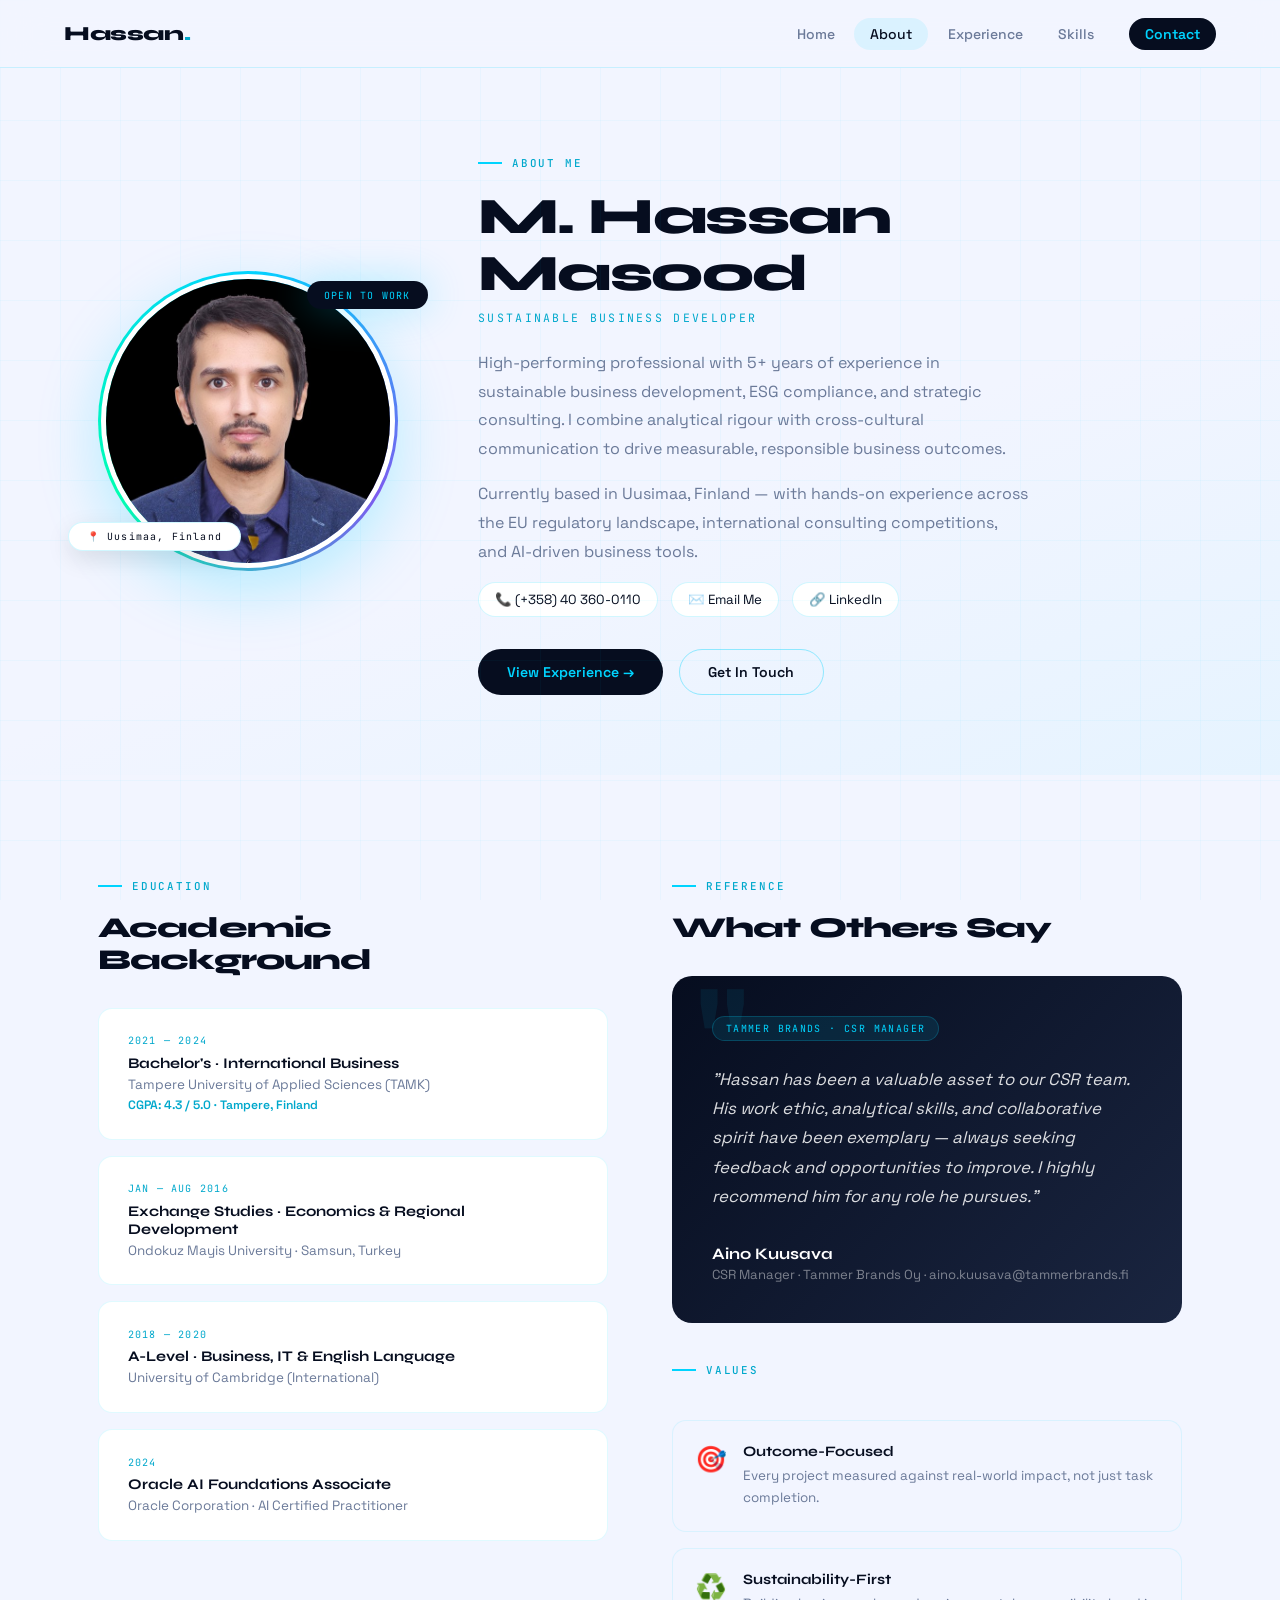
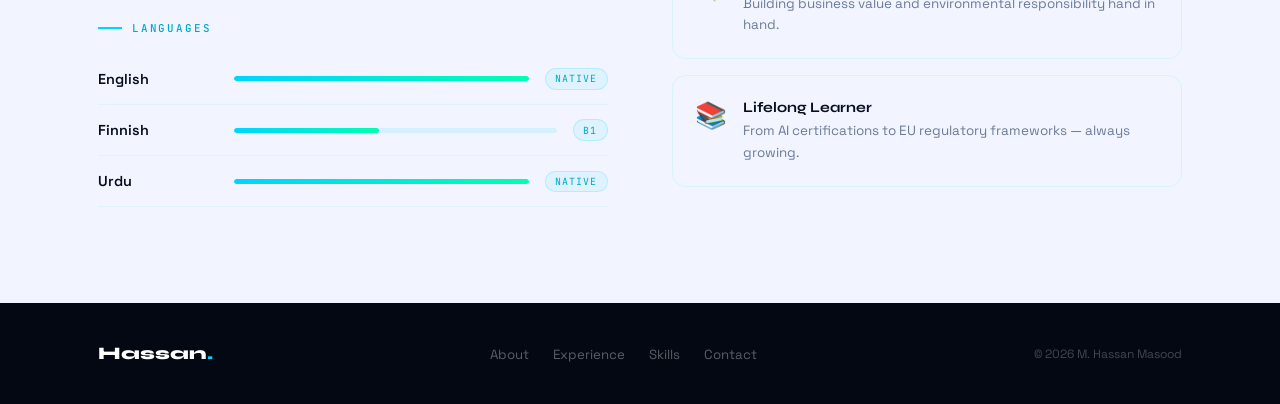
<file: about.html>
<!DOCTYPE html>
<html lang="en">
<head>
  <meta charset="UTF-8"/><meta name="viewport" content="width=device-width,initial-scale=1"/>
  <title>About — Hassan Masood</title>
  <link rel="preconnect" href="https://fonts.googleapis.com"/>
  <link rel="preconnect" href="https://fonts.gstatic.com" crossorigin/>
  <link href="https://fonts.googleapis.com/css2?family=Space+Grotesk:wght@300;400;500;600;700&family=Syne:wght@400;500;600;700;800&family=JetBrains+Mono:wght@300;400;500&display=swap" rel="stylesheet"/>
  <style>
    *,*::before,*::after{box-sizing:border-box;margin:0;padding:0}
    :root{--ink:#060D1F;--ink2:#1A2540;--muted:#6B7A99;--bg:#F2F5FF;--bg2:#EAEFFF;--white:#FFFFFF;--cyan:#00D4FF;--cyan2:#00A8CC;--green:#00FFB3;--violet:#7C5CEF;--border:rgba(0,212,255,0.18);--glow:0 0 40px rgba(0,212,255,0.3)}
    html{scroll-behavior:smooth}
    body{font-family:'Space Grotesk',sans-serif;background:var(--bg);color:var(--ink);overflow-x:hidden}
    body::after{content:'';position:fixed;inset:0;background-image:linear-gradient(rgba(0,212,255,0.04) 1px,transparent 1px),linear-gradient(90deg,rgba(0,212,255,0.04) 1px,transparent 1px);background-size:60px 60px;pointer-events:none;z-index:0}
    h1,h2,h3,h4{font-family:'Syne',sans-serif;font-weight:800;letter-spacing:-0.03em;line-height:1.1}
    nav{position:fixed;top:0;left:0;right:0;z-index:1000;height:68px;display:flex;align-items:center;padding:0 clamp(1.5rem,5vw,4rem);background:rgba(242,245,255,0.85);backdrop-filter:blur(20px);border-bottom:1px solid var(--border);transition:box-shadow 0.3s}
    nav.scrolled{box-shadow:0 4px 30px rgba(6,13,31,0.08)}
    .nav-logo{font-family:'Syne',sans-serif;font-weight:800;font-size:1.25rem;color:var(--ink);letter-spacing:-0.02em;text-decoration:none}
    .nav-logo em{color:var(--cyan2);font-style:normal}
    .nav-links{display:flex;gap:0.2rem;margin-left:auto;list-style:none}
    .nav-links a{font-size:0.875rem;font-weight:500;color:var(--muted);padding:0.45rem 1rem;border-radius:100px;text-decoration:none;transition:all 0.2s}
    .nav-links a:hover,.nav-links a.active{color:var(--ink);background:rgba(0,212,255,0.1)}
    .nav-cta{background:var(--ink)!important;color:var(--cyan)!important;margin-left:1rem;font-weight:600!important}
    .nav-cta:hover{box-shadow:var(--glow)!important}
    .hamburger{display:none;flex-direction:column;gap:5px;cursor:pointer;margin-left:auto;padding:4px}
    .hamburger span{display:block;width:22px;height:2px;background:var(--ink);border-radius:2px}
    .eyebrow{display:inline-flex;align-items:center;gap:0.6rem;font-family:'JetBrains Mono',monospace;font-size:0.68rem;letter-spacing:0.18em;color:var(--cyan2);text-transform:uppercase;font-weight:500;margin-bottom:1.2rem}
    .eyebrow::before{content:'';display:block;width:24px;height:2px;background:var(--cyan)}
    .btn{display:inline-flex;align-items:center;gap:0.5rem;padding:0.8rem 1.8rem;border-radius:100px;font-family:'Space Grotesk',sans-serif;font-weight:600;font-size:0.88rem;cursor:pointer;border:none;text-decoration:none;transition:all 0.25s}
    .btn-dark{background:var(--ink);color:var(--cyan)}
    .btn-dark:hover{background:var(--ink2);color:var(--cyan);box-shadow:var(--glow);transform:translateY(-2px)}
    .btn-ghost{background:transparent;color:var(--ink);border:1.5px solid rgba(0,212,255,0.4)}
    .btn-ghost:hover{background:rgba(0,212,255,0.08);border-color:var(--cyan);transform:translateY(-2px)}
    .r{opacity:0;transform:translateY(30px);transition:opacity 0.7s ease,transform 0.7s ease}
    .r.on{opacity:1;transform:none}
    .r1{transition-delay:0.1s}.r2{transition-delay:0.2s}.r3{transition-delay:0.3s}
    footer{background:#030812;padding:2.5rem 0}
    .foot-inner{max-width:1180px;margin:0 auto;padding:0 clamp(1.5rem,5vw,3rem);display:flex;align-items:center;justify-content:space-between;flex-wrap:wrap;gap:1rem}
    .foot-logo{font-family:'Syne',sans-serif;font-weight:800;font-size:1.1rem;color:var(--white);text-decoration:none}
    .foot-logo em{color:var(--cyan);font-style:normal}
    .foot-links{list-style:none;display:flex;gap:1.5rem}
    .foot-links a{color:rgba(255,255,255,0.35);font-size:0.83rem;text-decoration:none;transition:color 0.2s}
    .foot-links a:hover{color:var(--cyan)}
    .foot-copy{font-size:0.75rem;color:rgba(255,255,255,0.25)}

    /* PAGE */
    .page-hero{padding:calc(68px + 5rem) 0 5rem;background:linear-gradient(160deg,var(--bg) 60%,rgba(0,212,255,0.05))}
    .ph-inner{max-width:1180px;margin:0 auto;padding:0 clamp(1.5rem,5vw,3rem);display:grid;grid-template-columns:auto 1fr;gap:5rem;align-items:center}
    .photo-wrap{position:relative}
    .photo-outer{width:300px;height:300px;border-radius:50%;background:conic-gradient(var(--cyan),var(--violet),var(--green),var(--cyan));padding:3px;box-shadow:0 20px 60px rgba(0,212,255,0.25);animation:spinRing 8s linear infinite}
    @keyframes spinRing{to{transform:rotate(360deg)}}
    .photo-inner{width:100%;height:100%;border-radius:50%;overflow:hidden;border:5px solid var(--white);position:relative;z-index:1}
    .photo-inner img{width:100%;height:100%;object-fit:cover;object-position:center top;display:block}
    .photo-badge{position:absolute;z-index:5;padding:0.45rem 1.1rem;border-radius:100px;font-family:'JetBrains Mono',monospace;font-size:0.62rem;letter-spacing:0.12em;white-space:nowrap}
    .pb-top{top:10px;right:-30px;background:var(--ink);color:var(--cyan);box-shadow:var(--glow)}
    .pb-bot{bottom:20px;left:-30px;background:var(--white);color:var(--ink);border:1px solid var(--border);box-shadow:0 8px 24px rgba(0,0,0,0.1)}

    .ph-name{font-size:clamp(2.5rem,4vw,3.5rem);color:var(--ink);margin-bottom:0.5rem}
    .ph-title{font-family:'JetBrains Mono',monospace;font-size:0.72rem;letter-spacing:0.2em;color:var(--cyan2);text-transform:uppercase;margin-bottom:1.5rem}
    .ph-bio{font-size:1rem;color:var(--muted);line-height:1.8;margin-bottom:1rem;max-width:55ch}
    .contact-row{display:flex;flex-wrap:wrap;gap:0.8rem;margin-bottom:2rem}
    .contact-pill{display:flex;align-items:center;gap:0.5rem;padding:0.5rem 1rem;border-radius:100px;background:var(--white);border:1px solid var(--border);font-size:0.83rem;color:var(--ink);text-decoration:none;transition:all 0.2s}
    .contact-pill:hover{border-color:var(--cyan);box-shadow:0 4px 16px rgba(0,212,255,0.15)}

    /* CONTENT */
    .content-sec{padding:6rem 0}
    .content-sec:nth-child(even){background:var(--white)}
    .cw{max-width:1180px;margin:0 auto;padding:0 clamp(1.5rem,5vw,3rem)}
    .two-col{display:grid;grid-template-columns:1fr 1fr;gap:4rem}

    /* Education */
    .edu-item{background:var(--white);border:1px solid rgba(0,212,255,0.12);border-radius:14px;padding:1.6rem 1.8rem;margin-bottom:1rem;transition:all 0.3s;position:relative;overflow:hidden}
    .edu-item::before{content:'';position:absolute;left:0;top:0;bottom:0;width:3px;background:linear-gradient(to bottom,var(--cyan),var(--green));opacity:0;transition:opacity 0.3s}
    .edu-item:hover{border-color:rgba(0,212,255,0.3);box-shadow:0 12px 40px rgba(0,212,255,0.1);transform:translateX(4px)}
    .edu-item:hover::before{opacity:1}
    .edu-yr{font-family:'JetBrains Mono',monospace;font-size:0.63rem;letter-spacing:0.12em;color:var(--cyan2);margin-bottom:0.4rem}
    .edu-deg{font-family:'Syne',sans-serif;font-weight:700;font-size:0.92rem;color:var(--ink);margin-bottom:0.25rem}
    .edu-school{font-size:0.84rem;color:var(--muted)}
    .edu-detail{font-size:0.76rem;color:var(--cyan2);font-weight:600;margin-top:0.3rem}

    /* Languages */
    .lang-wrap{margin-top:2.5rem}
    .lang-item{display:flex;align-items:center;gap:1rem;padding:0.9rem 0;border-bottom:1px solid rgba(0,212,255,0.08)}
    .lang-name{font-weight:600;font-size:0.9rem;min-width:120px}
    .lang-bar-track{flex:1;height:5px;background:rgba(0,212,255,0.12);border-radius:3px;overflow:hidden}
    .lang-bar-fill{height:100%;background:linear-gradient(90deg,var(--cyan),var(--green));border-radius:3px}
    .lang-lev{font-family:'JetBrains Mono',monospace;font-size:0.62rem;letter-spacing:0.1em;color:var(--cyan2);padding:0.2rem 0.6rem;background:rgba(0,212,255,0.08);border-radius:100px;border:1px solid rgba(0,212,255,0.2);white-space:nowrap}

    /* Reference */
    .ref-card{background:linear-gradient(135deg,var(--ink),var(--ink2));border-radius:20px;padding:2.5rem;color:var(--white);position:relative;overflow:hidden}
    .ref-card::before{content:'"';position:absolute;top:-20px;left:20px;font-size:12rem;font-family:'Syne',sans-serif;color:rgba(0,212,255,0.08);line-height:1}
    .ref-quote{font-size:1.05rem;line-height:1.75;color:rgba(255,255,255,0.85);margin-bottom:2rem;position:relative;z-index:1;font-style:italic}
    .ref-author-name{font-family:'Syne',sans-serif;font-weight:700;color:var(--white);margin-bottom:0.2rem}
    .ref-author-role{font-size:0.82rem;color:rgba(255,255,255,0.45)}
    .ref-brand{
      display:inline-block;font-family:'JetBrains Mono',monospace;font-size:0.62rem;
      letter-spacing:0.14em;color:var(--cyan);padding:0.3rem 0.8rem;
      background:rgba(0,212,255,0.1);border:1px solid rgba(0,212,255,0.2);
      border-radius:100px;margin-bottom:1.5rem;
    }

    /* Principles */
    .principles{display:grid;gap:1rem;margin-top:1.5rem}
    .principle{display:flex;gap:1rem;align-items:flex-start;background:var(--bg);border:1px solid rgba(0,212,255,0.1);border-radius:14px;padding:1.4rem}
    .pr-icon{font-size:1.6rem;flex-shrink:0}
    .pr-title{font-family:'Syne',sans-serif;font-weight:700;font-size:0.9rem;color:var(--ink);margin-bottom:0.3rem}
    .pr-text{font-size:0.84rem;color:var(--muted);line-height:1.6}

    @media(max-width:900px){
      .nav-links{display:none;position:fixed;top:68px;left:0;right:0;background:rgba(242,245,255,0.98);backdrop-filter:blur(20px);flex-direction:column;padding:1.5rem;gap:0.25rem;border-bottom:1px solid var(--border)}
      .nav-links.open{display:flex}
      .nav-cta{margin-left:0}
      .hamburger{display:flex}
      .ph-inner,.two-col{grid-template-columns:1fr;gap:2.5rem}
      .photo-wrap{display:flex;justify-content:center}
      .photo-outer{width:240px;height:240px}
      .pb-top,.pb-bot{display:none}
    }
  </style>
</head>
<body>
<nav id="nav">
  <a href="index.html" class="nav-logo">Hassan<em>.</em></a>
  <ul class="nav-links" id="navLinks">
    <li><a href="index.html">Home</a></li>
    <li><a href="about.html" class="active">About</a></li>
    <li><a href="experience.html">Experience</a></li>
    <li><a href="skills.html">Skills</a></li>
    <li><a href="contact.html" class="nav-cta">Contact</a></li>
  </ul>
  <div class="hamburger" id="hbg"><span></span><span></span><span></span></div>
</nav>

<div class="page-hero">
  <div class="ph-inner">
    <div class="photo-wrap r">
      <div class="photo-outer">
        <div class="photo-inner"><img src="[data-uri]" alt="Hassan Masood"/></div>
      </div>
      <div class="photo-badge pb-top">OPEN TO WORK</div>
      <div class="photo-badge pb-bot">📍 Uusimaa, Finland</div>
    </div>
    <div class="r r2">
      <div class="eyebrow">About Me</div>
      <h1 class="ph-name">M. Hassan Masood</h1>
      <div class="ph-title">Sustainable Business Developer</div>
      <p class="ph-bio">High-performing professional with 5+ years of experience in sustainable business development, ESG compliance, and strategic consulting. I combine analytical rigour with cross-cultural communication to drive measurable, responsible business outcomes.</p>
      <p class="ph-bio">Currently based in Uusimaa, Finland — with hands-on experience across the EU regulatory landscape, international consulting competitions, and AI-driven business tools.</p>
      <div class="contact-row">
        <a href="tel:+358403600110" class="contact-pill">📞 (+358) 40 360-0110</a>
        <a href="mailto:m.hassan.masood@hotmail.com" class="contact-pill">✉️ Email Me</a>
        <a href="https://www.linkedin.com/in/hassan-han/" target="_blank" class="contact-pill">🔗 LinkedIn</a>
      </div>
      <div style="display:flex;gap:1rem;flex-wrap:wrap">
        <a href="experience.html" class="btn btn-dark">View Experience →</a>
        <a href="contact.html" class="btn btn-ghost">Get In Touch</a>
      </div>
    </div>
  </div>
</div>

<div class="content-sec">
  <div class="cw">
    <div class="two-col">
      <div>
        <div class="eyebrow r">Education</div>
        <h2 style="font-size:1.8rem;margin-bottom:2rem" class="r r1">Academic Background</h2>
        <div class="edu-item r"><div class="edu-yr">2021 — 2024</div><div class="edu-deg">Bachelor's · International Business</div><div class="edu-school">Tampere University of Applied Sciences (TAMK)</div><div class="edu-detail">CGPA: 4.3 / 5.0 · Tampere, Finland</div></div>
        <div class="edu-item r r1"><div class="edu-yr">JAN — AUG 2016</div><div class="edu-deg">Exchange Studies · Economics &amp; Regional Development</div><div class="edu-school">Ondokuz Mayis University · Samsun, Turkey</div></div>
        <div class="edu-item r r2"><div class="edu-yr">2018 — 2020</div><div class="edu-deg">A-Level · Business, IT &amp; English Language</div><div class="edu-school">University of Cambridge (International)</div></div>
        <div class="edu-item r r3"><div class="edu-yr">2024</div><div class="edu-deg">Oracle AI Foundations Associate</div><div class="edu-school">Oracle Corporation · AI Certified Practitioner</div></div>

        <div class="lang-wrap r">
          <div class="eyebrow" style="margin-top:2.5rem">Languages</div>
          <div class="lang-item"><span class="lang-name">English</span><div class="lang-bar-track"><div class="lang-bar-fill" style="width:100%"></div></div><span class="lang-lev">NATIVE</span></div>
          <div class="lang-item"><span class="lang-name">Finnish</span><div class="lang-bar-track"><div class="lang-bar-fill" style="width:45%"></div></div><span class="lang-lev">B1</span></div>
          <div class="lang-item"><span class="lang-name">Urdu</span><div class="lang-bar-track"><div class="lang-bar-fill" style="width:100%"></div></div><span class="lang-lev">NATIVE</span></div>
        </div>
      </div>

      <div>
        <div class="eyebrow r">Reference</div>
        <h2 style="font-size:1.8rem;margin-bottom:2rem" class="r r1">What Others Say</h2>
        <div class="ref-card r r2">
          <div class="ref-brand">TAMMER BRANDS · CSR MANAGER</div>
          <div class="ref-quote">"Hassan has been a valuable asset to our CSR team. His work ethic, analytical skills, and collaborative spirit have been exemplary — always seeking feedback and opportunities to improve. I highly recommend him for any role he pursues."</div>
          <div class="ref-author-name">Aino Kuusava</div>
          <div class="ref-author-role">CSR Manager · Tammer Brands Oy · aino.kuusava@tammerbrands.fi</div>
        </div>

        <div class="eyebrow r" style="margin-top:2.5rem">Values</div>
        <div class="principles">
          <div class="principle r r1"><div class="pr-icon">🎯</div><div><div class="pr-title">Outcome-Focused</div><div class="pr-text">Every project measured against real-world impact, not just task completion.</div></div></div>
          <div class="principle r r2"><div class="pr-icon">♻️</div><div><div class="pr-title">Sustainability-First</div><div class="pr-text">Building business value and environmental responsibility hand in hand.</div></div></div>
          <div class="principle r r3"><div class="pr-icon">📚</div><div><div class="pr-title">Lifelong Learner</div><div class="pr-text">From AI certifications to EU regulatory frameworks — always growing.</div></div></div>
        </div>
      </div>
    </div>
  </div>
</div>

<footer>
  <div class="foot-inner">
    <a href="index.html" class="foot-logo">Hassan<em>.</em></a>
    <ul class="foot-links"><li><a href="about.html">About</a></li><li><a href="experience.html">Experience</a></li><li><a href="skills.html">Skills</a></li><li><a href="contact.html">Contact</a></li></ul>
    <div class="foot-copy">© 2026 M. Hassan Masood</div>
  </div>
</footer>
<script>
const nav=document.getElementById('nav');const hbg=document.getElementById('hbg');const nl=document.getElementById('navLinks');
window.addEventListener('scroll',()=>nav.classList.toggle('scrolled',scrollY>20),{passive:true});
hbg.addEventListener('click',()=>nl.classList.toggle('open'));
const rs=document.querySelectorAll('.r');
const ro=new IntersectionObserver(es=>es.forEach(e=>{if(e.isIntersecting){e.target.classList.add('on');ro.unobserve(e.target)}}),{threshold:0.1,rootMargin:'0px 0px -40px 0px'});
rs.forEach(el=>ro.observe(el));
</script>
</body>
</html>
</file>
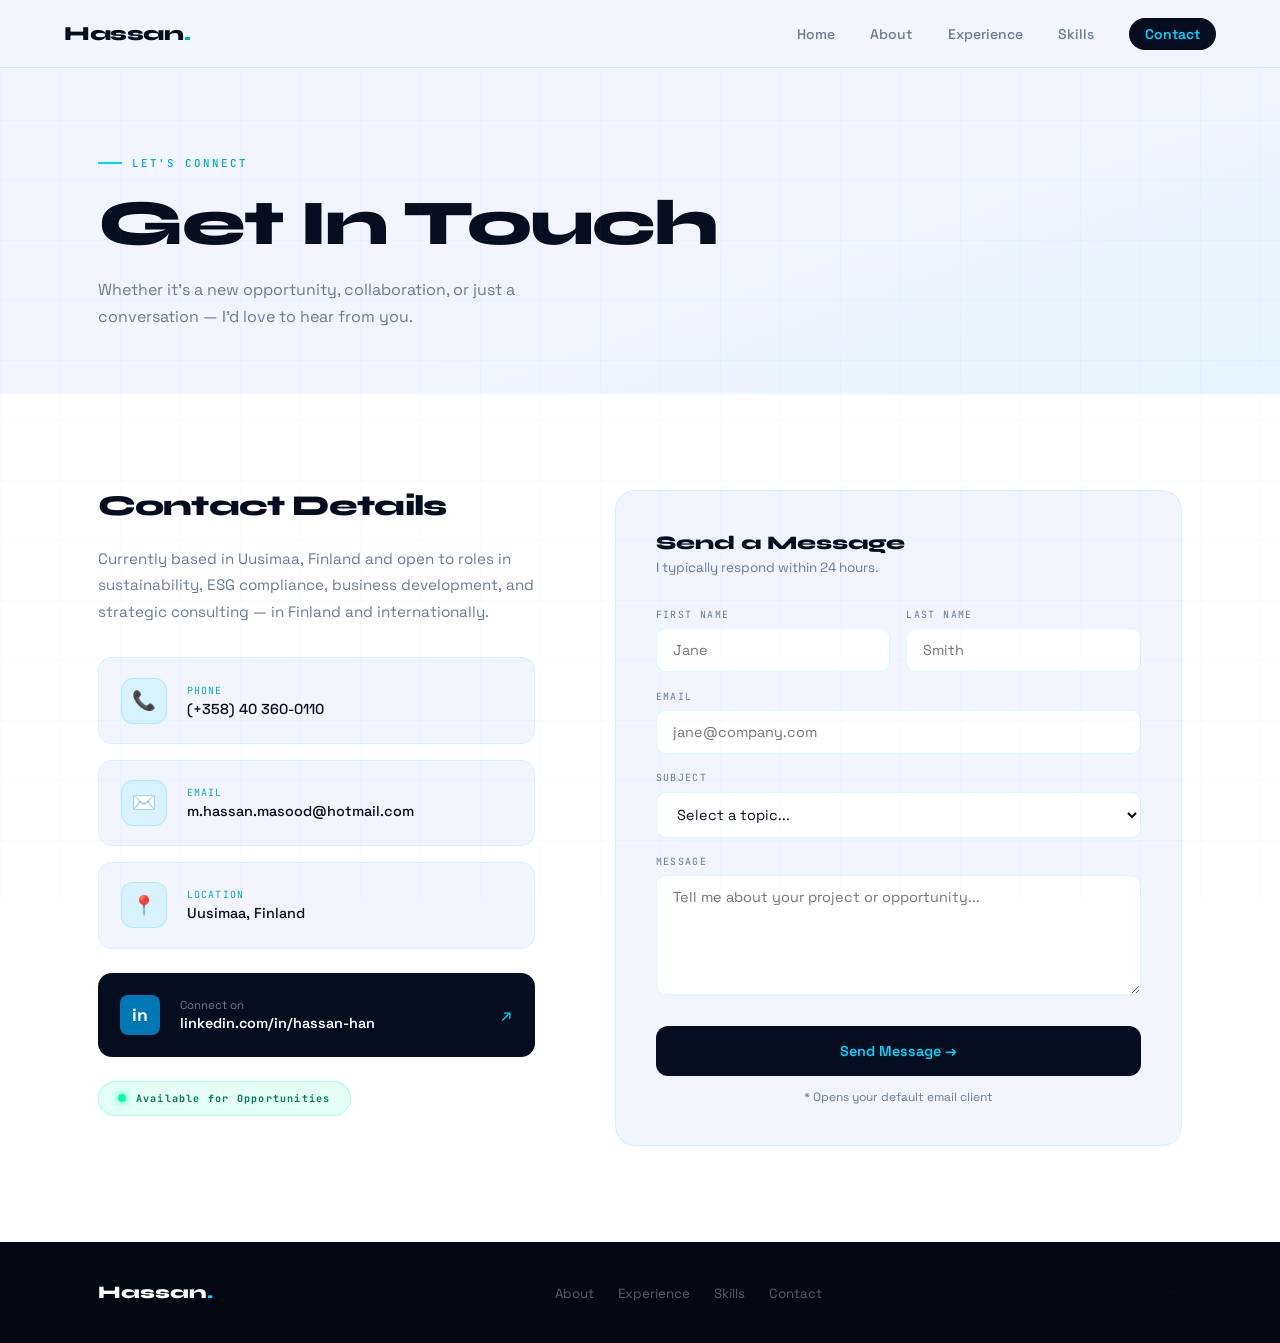
<file: contact.html>
<!DOCTYPE html>
<html lang="en">
<head>
  <meta charset="UTF-8"/><meta name="viewport" content="width=device-width,initial-scale=1"/>
  <title>Contact — Hassan Masood</title>
  <link rel="preconnect" href="https://fonts.googleapis.com"/><link rel="preconnect" href="https://fonts.gstatic.com" crossorigin/><link href="https://fonts.googleapis.com/css2?family=Space+Grotesk:wght@300;400;500;600;700&family=Syne:wght@400;500;600;700;800&family=JetBrains+Mono:wght@300;400;500&display=swap" rel="stylesheet"/>
  <style>
    
    *,*::before,*::after{box-sizing:border-box;margin:0;padding:0}
    :root{--ink:#060D1F;--ink2:#1A2540;--muted:#6B7A99;--bg:#F2F5FF;--bg2:#EAEFFF;--white:#FFFFFF;--cyan:#00D4FF;--cyan2:#00A8CC;--green:#00FFB3;--violet:#7C5CEF;--border:rgba(0,212,255,0.18);--glow:0 0 40px rgba(0,212,255,0.3)}
    html{scroll-behavior:smooth}
    body{font-family:'Space Grotesk',sans-serif;background:var(--bg);color:var(--ink);overflow-x:hidden}
    body::after{content:'';position:fixed;inset:0;background-image:linear-gradient(rgba(0,212,255,0.04) 1px,transparent 1px),linear-gradient(90deg,rgba(0,212,255,0.04) 1px,transparent 1px);background-size:60px 60px;pointer-events:none;z-index:0}
    h1,h2,h3,h4{font-family:'Syne',sans-serif;font-weight:800;letter-spacing:-0.03em;line-height:1.1}
    nav{position:fixed;top:0;left:0;right:0;z-index:1000;height:68px;display:flex;align-items:center;padding:0 clamp(1.5rem,5vw,4rem);background:rgba(242,245,255,0.85);backdrop-filter:blur(20px);border-bottom:1px solid var(--border);transition:box-shadow 0.3s}
    nav.scrolled{box-shadow:0 4px 30px rgba(6,13,31,0.08)}
    .nav-logo{font-family:'Syne',sans-serif;font-weight:800;font-size:1.25rem;color:var(--ink);letter-spacing:-0.02em;text-decoration:none}
    .nav-logo em{color:var(--cyan2);font-style:normal}
    .nav-links{display:flex;gap:0.2rem;margin-left:auto;list-style:none}
    .nav-links a{font-size:0.875rem;font-weight:500;color:var(--muted);padding:0.45rem 1rem;border-radius:100px;text-decoration:none;transition:all 0.2s}
    .nav-links a:hover,.nav-links a.active{color:var(--ink);background:rgba(0,212,255,0.1)}
    .nav-cta{background:var(--ink)!important;color:var(--cyan)!important;margin-left:1rem;font-weight:600!important}
    .hamburger{display:none;flex-direction:column;gap:5px;cursor:pointer;margin-left:auto;padding:4px}
    .hamburger span{display:block;width:22px;height:2px;background:var(--ink);border-radius:2px}
    .eyebrow{display:inline-flex;align-items:center;gap:0.6rem;font-family:'JetBrains Mono',monospace;font-size:0.68rem;letter-spacing:0.18em;color:var(--cyan2);text-transform:uppercase;font-weight:500;margin-bottom:1.2rem}
    .eyebrow::before{content:'';display:block;width:24px;height:2px;background:var(--cyan)}
    .btn{display:inline-flex;align-items:center;gap:0.5rem;padding:0.8rem 1.8rem;border-radius:100px;font-family:'Space Grotesk',sans-serif;font-weight:600;font-size:0.88rem;cursor:pointer;border:none;text-decoration:none;transition:all 0.25s}
    .btn-dark{background:var(--ink);color:var(--cyan)}
    .btn-dark:hover{background:var(--ink2);color:var(--cyan);box-shadow:var(--glow);transform:translateY(-2px)}
    .btn-ghost{background:transparent;color:var(--ink);border:1.5px solid rgba(0,212,255,0.4)}
    .btn-ghost:hover{background:rgba(0,212,255,0.08);border-color:var(--cyan);transform:translateY(-2px)}
    .r{opacity:0;transform:translateY(30px);transition:opacity 0.7s ease,transform 0.7s ease}
    .r.on{opacity:1;transform:none}
    .r1{transition-delay:0.1s}.r2{transition-delay:0.2s}.r3{transition-delay:0.3s}
    footer{background:#030812;padding:2.5rem 0}
    .foot-inner{max-width:1180px;margin:0 auto;padding:0 clamp(1.5rem,5vw,3rem);display:flex;align-items:center;justify-content:space-between;flex-wrap:wrap;gap:1rem}
    .foot-logo{font-family:'Syne',sans-serif;font-weight:800;font-size:1.1rem;color:var(--white);text-decoration:none}
    .foot-logo em{color:var(--cyan);font-style:normal}
    .foot-links{list-style:none;display:flex;gap:1.5rem}
    .foot-links a{color:rgba(255,255,255,0.35);font-size:0.83rem;text-decoration:none;transition:color 0.2s}
    .foot-links a:hover{color:var(--cyan)}
    .foot-copy{font-size:0.75px;color:rgba(255,255,255,0.25)}
    @media(max-width:900px){
      .nav-links{display:none;position:fixed;top:68px;left:0;right:0;background:rgba(242,245,255,0.98);backdrop-filter:blur(20px);flex-direction:column;padding:1.5rem;gap:0.25rem;border-bottom:1px solid var(--border)}
      .nav-links.open{display:flex}
      .nav-cta{margin-left:0}
      .hamburger{display:flex}
    }

    .pw{max-width:1180px;margin:0 auto;padding:0 clamp(1.5rem,5vw,3rem)}
    .page-hero{padding:calc(68px + 5rem) 0 4rem;background:linear-gradient(160deg,var(--bg) 60%,rgba(0,212,255,0.05))}
    .contact-sec{background:var(--white);padding:6rem 0}
    .contact-grid{display:grid;grid-template-columns:1fr 1.3fr;gap:5rem;align-items:start}

    /* Contact methods */
    .cm{display:flex;align-items:center;gap:1.2rem;padding:1.2rem 1.4rem;background:var(--bg);border:1px solid rgba(0,212,255,0.1);border-radius:14px;margin-bottom:1rem;text-decoration:none;color:inherit;transition:all 0.25s}
    .cm:hover{border-color:rgba(0,212,255,0.3);box-shadow:0 8px 30px rgba(0,212,255,0.1);transform:translateX(4px)}
    .cm-icon{width:46px;height:46px;border-radius:12px;background:rgba(0,212,255,0.1);border:1px solid rgba(0,212,255,0.2);display:flex;align-items:center;justify-content:center;font-size:1.2rem;flex-shrink:0}
    .cm-label{font-family:'JetBrains Mono',monospace;font-size:0.62rem;letter-spacing:0.12em;color:var(--cyan2);text-transform:uppercase;margin-bottom:0.2rem}
    .cm-val{font-size:0.9rem;color:var(--ink);font-weight:500}

    .avail{display:inline-flex;align-items:center;gap:0.6rem;padding:0.6rem 1.2rem;border-radius:100px;background:rgba(0,255,179,0.1);border:1px solid rgba(0,255,179,0.3);margin-top:1.5rem}
    .avail-dot{width:8px;height:8px;border-radius:50%;background:var(--green);box-shadow:0 0 8px var(--green);animation:blink 2s ease-in-out infinite}
    @keyframes blink{0%,100%{opacity:1}50%{opacity:0.5}}
    .avail-text{font-family:'JetBrains Mono',monospace;font-size:0.63rem;letter-spacing:0.12em;color:#047857;font-weight:700}

    .li-card{display:flex;align-items:center;gap:1.2rem;padding:1.4rem;background:var(--ink);border-radius:14px;margin-top:1.5rem;text-decoration:none;transition:all 0.25s}
    .li-card:hover{background:var(--ink2);box-shadow:var(--glow);transform:translateY(-2px)}
    .li-logo{width:40px;height:40px;background:#0077B5;border-radius:8px;display:flex;align-items:center;justify-content:center;color:white;font-weight:800;font-size:1.1rem;flex-shrink:0}
    .li-text .li-l{font-size:0.72rem;color:rgba(255,255,255,0.45);margin-bottom:0.1rem}
    .li-text .li-h{font-size:0.9rem;color:var(--white);font-weight:600}
    .li-arr{margin-left:auto;color:var(--cyan);font-size:1.1rem}

    /* Form */
    .form-wrap{background:var(--bg);border:1px solid rgba(0,212,255,0.12);border-radius:20px;padding:2.5rem}
    .form-title{font-family:'Syne',sans-serif;font-size:1.2rem;font-weight:800;color:var(--ink);margin-bottom:0.3rem}
    .form-sub{font-size:0.84rem;color:var(--muted);margin-bottom:2rem}
    .form-row{display:grid;grid-template-columns:1fr 1fr;gap:1rem}
    .fg{margin-bottom:1.1rem}
    .fg label{display:block;font-family:'JetBrains Mono',monospace;font-size:0.62rem;letter-spacing:0.14em;color:var(--muted);text-transform:uppercase;margin-bottom:0.45rem}
    .fg input,.fg textarea,.fg select{width:100%;padding:0.75rem 1rem;border:1.5px solid rgba(0,212,255,0.15);border-radius:10px;background:var(--white);font-family:'Space Grotesk',sans-serif;font-size:0.9rem;color:var(--ink);outline:none;transition:all 0.2s}
    .fg input:focus,.fg textarea:focus,.fg select:focus{border-color:var(--cyan);box-shadow:0 0 0 3px rgba(0,212,255,0.1)}
    .fg textarea{resize:vertical;min-height:120px}
    .form-btn{width:100%;padding:1rem;justify-content:center;font-size:0.9rem;border-radius:12px;margin-top:0.5rem}
    .form-note{text-align:center;font-size:0.75rem;color:var(--muted);margin-top:0.8rem}
    .form-success{display:none;text-align:center;padding:3rem 2rem}
    .form-success.show{display:block}
    .success-ico{font-size:3rem;margin-bottom:1rem;display:block}

    @media(max-width:900px){.contact-grid{grid-template-columns:1fr;gap:2.5rem}.form-row{grid-template-columns:1fr}}
  </style>
</head>
<body>
<nav id="nav">
  <a href="index.html" class="nav-logo">Hassan<em>.</em></a>
  <ul class="nav-links" id="navLinks">
    <li><a href="index.html">Home</a></li>
    <li><a href="about.html">About</a></li>
    <li><a href="experience.html">Experience</a></li>
    <li><a href="skills.html">Skills</a></li>
    <li><a href="contact.html" class="nav-cta active">Contact</a></li>
  </ul>
  <div class="hamburger" id="hbg"><span></span><span></span><span></span></div>
</nav>

<div class="page-hero">
  <div class="pw">
    <div class="eyebrow r">Let's Connect</div>
    <h1 style="font-size:clamp(2.5rem,5vw,4rem)" class="r r1">Get In Touch</h1>
    <p style="color:var(--muted);max-width:50ch;margin-top:1rem;font-size:1rem;line-height:1.7" class="r r2">Whether it's a new opportunity, collaboration, or just a conversation — I'd love to hear from you.</p>
  </div>
</div>

<div class="contact-sec">
  <div class="pw">
    <div class="contact-grid">
      <div class="r">
        <h2 style="font-size:1.8rem;margin-bottom:1.5rem">Contact Details</h2>
        <p style="color:var(--muted);font-size:0.95rem;line-height:1.75;margin-bottom:2rem">Currently based in Uusimaa, Finland and open to roles in sustainability, ESG compliance, business development, and strategic consulting — in Finland and internationally.</p>

        <a href="tel:+358403600110" class="cm">
          <div class="cm-icon">📞</div>
          <div><div class="cm-label">Phone</div><div class="cm-val">(+358) 40 360-0110</div></div>
        </a>
        <a href="mailto:m.hassan.masood@hotmail.com" class="cm">
          <div class="cm-icon">✉️</div>
          <div><div class="cm-label">Email</div><div class="cm-val">m.hassan.masood@hotmail.com</div></div>
        </a>
        <div class="cm">
          <div class="cm-icon">📍</div>
          <div><div class="cm-label">Location</div><div class="cm-val">Uusimaa, Finland</div></div>
        </div>

        <a href="https://www.linkedin.com/in/hassan-han/" target="_blank" rel="noopener" class="li-card">
          <div class="li-logo">in</div>
          <div class="li-text"><div class="li-l">Connect on</div><div class="li-h">linkedin.com/in/hassan-han</div></div>
          <span class="li-arr">↗</span>
        </a>

        <div class="avail">
          <div class="avail-dot"></div>
          <span class="avail-text">Available for Opportunities</span>
        </div>
      </div>

      <div class="r r2">
        <div class="form-wrap">
          <div class="form-title">Send a Message</div>
          <div class="form-sub">I typically respond within 24 hours.</div>
          <form id="cf">
            <div class="form-row">
              <div class="fg"><label>First Name</label><input id="fn" type="text" placeholder="Jane" required/></div>
              <div class="fg"><label>Last Name</label><input id="ln" type="text" placeholder="Smith" required/></div>
            </div>
            <div class="fg"><label>Email</label><input id="em" type="email" placeholder="jane@company.com" required/></div>
            <div class="fg"><label>Subject</label>
              <select id="sb">
                <option value="">Select a topic...</option>
                <option>Job Opportunity</option>
                <option>Consulting Inquiry</option>
                <option>ESG / CSRD Project</option>
                <option>Collaboration</option>
                <option>Other</option>
              </select>
            </div>
            <div class="fg"><label>Message</label><textarea id="msg" placeholder="Tell me about your project or opportunity..." required></textarea></div>
            <button type="submit" class="btn btn-dark form-btn">Send Message →</button>
            <p class="form-note">* Opens your default email client</p>
          </form>
          <div class="form-success" id="fs">
            <span class="success-ico">✅</span>
            <h3 style="margin-bottom:0.5rem">Message Sent!</h3>
            <p style="color:var(--muted)">Thank you for reaching out. I'll be in touch shortly.</p>
          </div>
        </div>
      </div>
    </div>
  </div>
</div>

<footer>
  <div class="foot-inner">
    <a href="index.html" class="foot-logo">Hassan<em>.</em></a>
    <ul class="foot-links"><li><a href="about.html">About</a></li><li><a href="experience.html">Experience</a></li><li><a href="skills.html">Skills</a></li><li><a href="contact.html">Contact</a></li></ul>
    <div class="foot-copy">© 2026 M. Hassan Masood</div>
  </div>
</footer>
<script>

const nav=document.getElementById('nav');const hbg=document.getElementById('hbg');const nl=document.getElementById('navLinks');
window.addEventListener('scroll',()=>nav.classList.toggle('scrolled',scrollY>20),{passive:true});
if(hbg)hbg.addEventListener('click',()=>nl.classList.toggle('open'));
const rs=document.querySelectorAll('.r');
const ro=new IntersectionObserver(es=>es.forEach(e=>{if(e.isIntersecting){e.target.classList.add('on');ro.unobserve(e.target)}}),{threshold:0.1,rootMargin:'0px 0px -40px 0px'});
rs.forEach(el=>ro.observe(el));

document.getElementById('cf').addEventListener('submit',function(e){
  e.preventDefault();
  const fn=document.getElementById('fn').value;
  const ln=document.getElementById('ln').value;
  const em=document.getElementById('em').value;
  const sb=document.getElementById('sb').value||'Portfolio Contact';
  const msg=document.getElementById('msg').value;
  const ml=`mailto:m.hassan.masood@hotmail.com?subject=${encodeURIComponent(sb+' - from '+fn+' '+ln)}&body=${encodeURIComponent('From: '+fn+' '+ln+'\nEmail: '+em+'\n\n'+msg)}`;
  window.location.href=ml;
  document.getElementById('cf').style.display='none';
  document.getElementById('fs').classList.add('show');
});
</script>
</body>
</html>
</file>
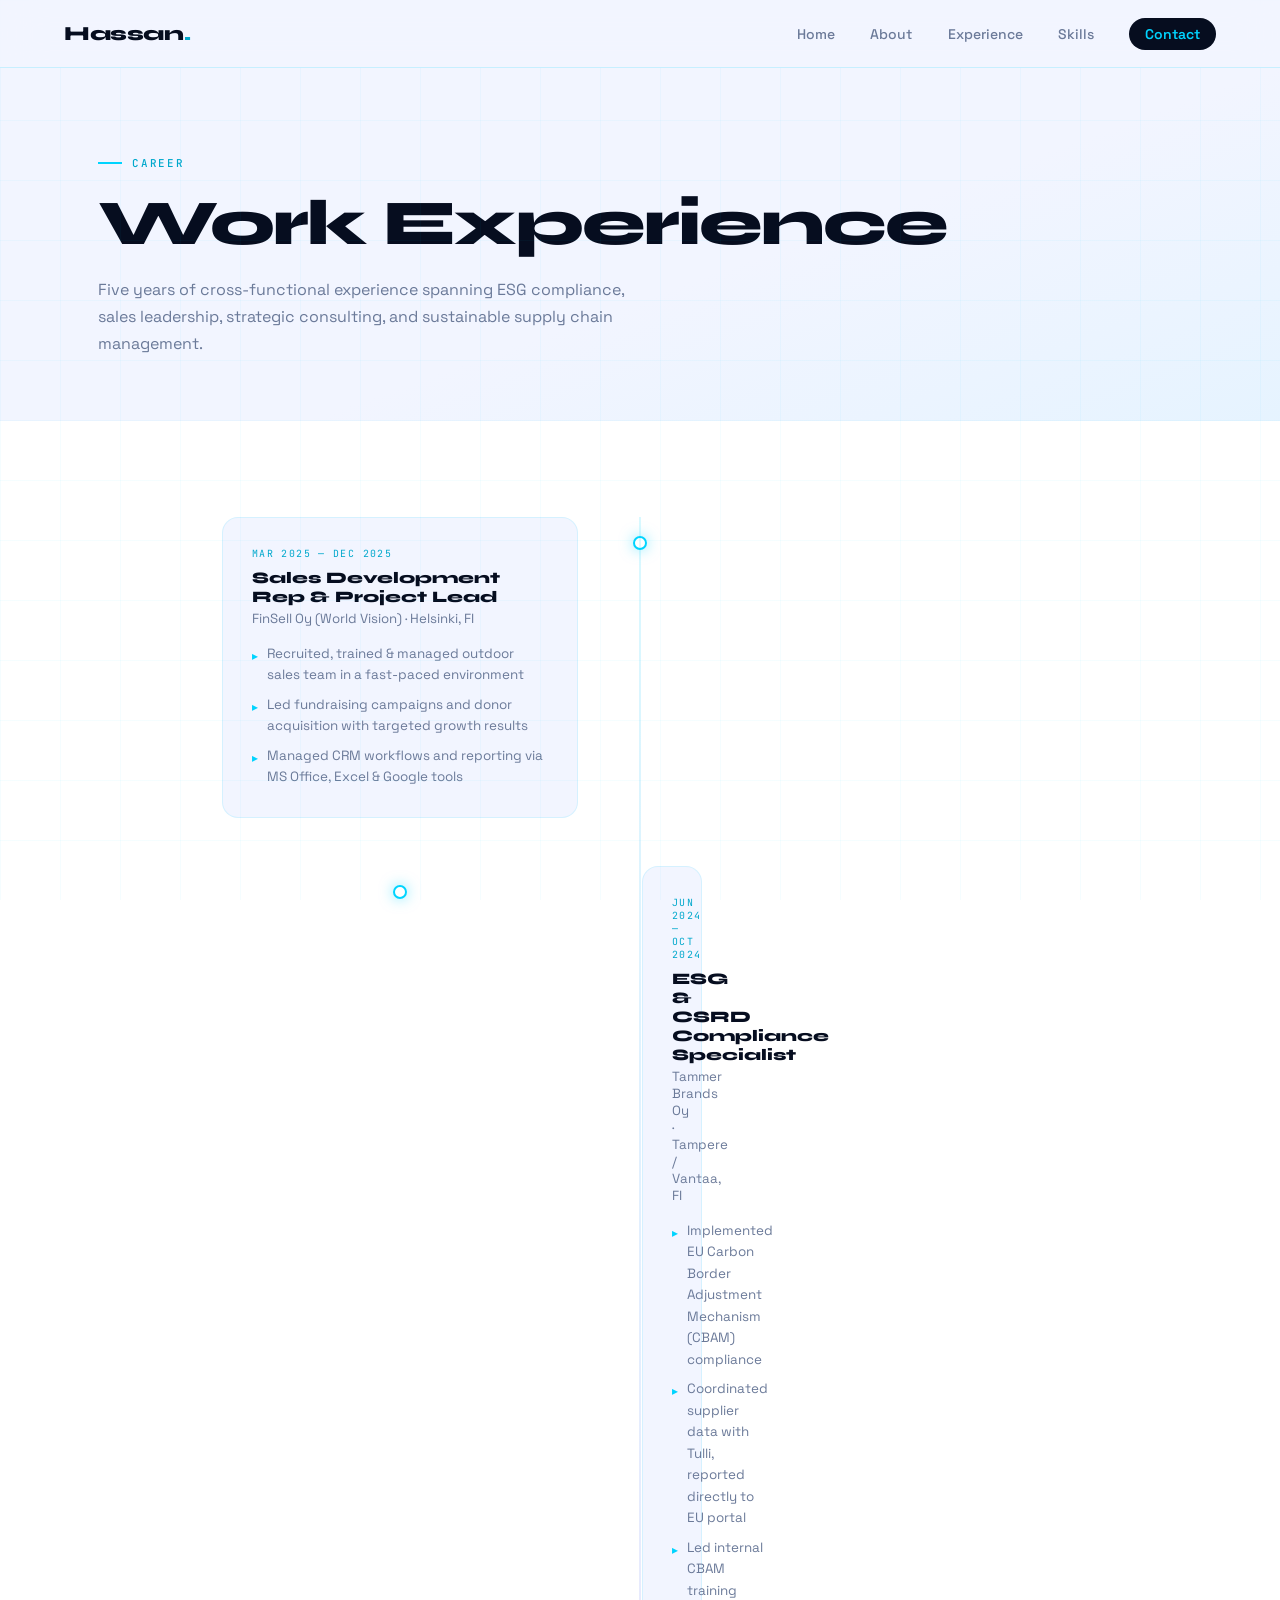
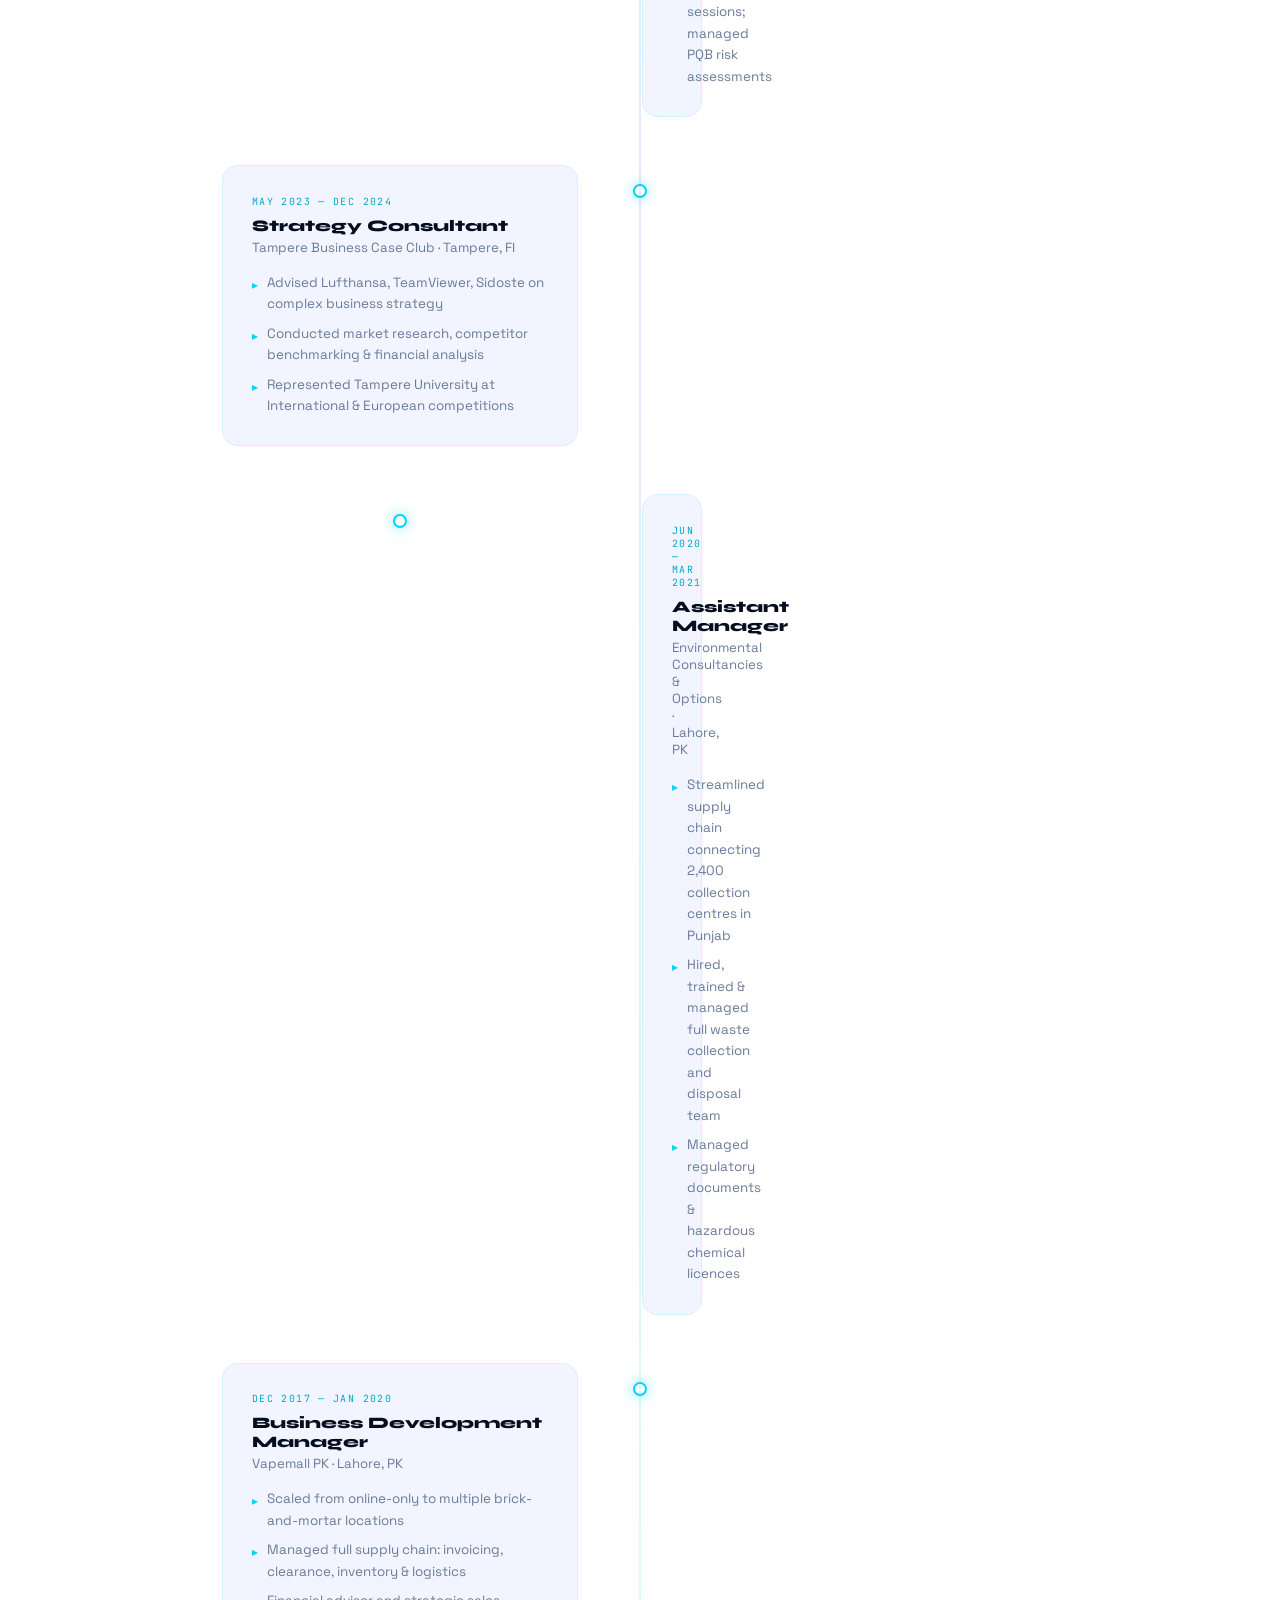
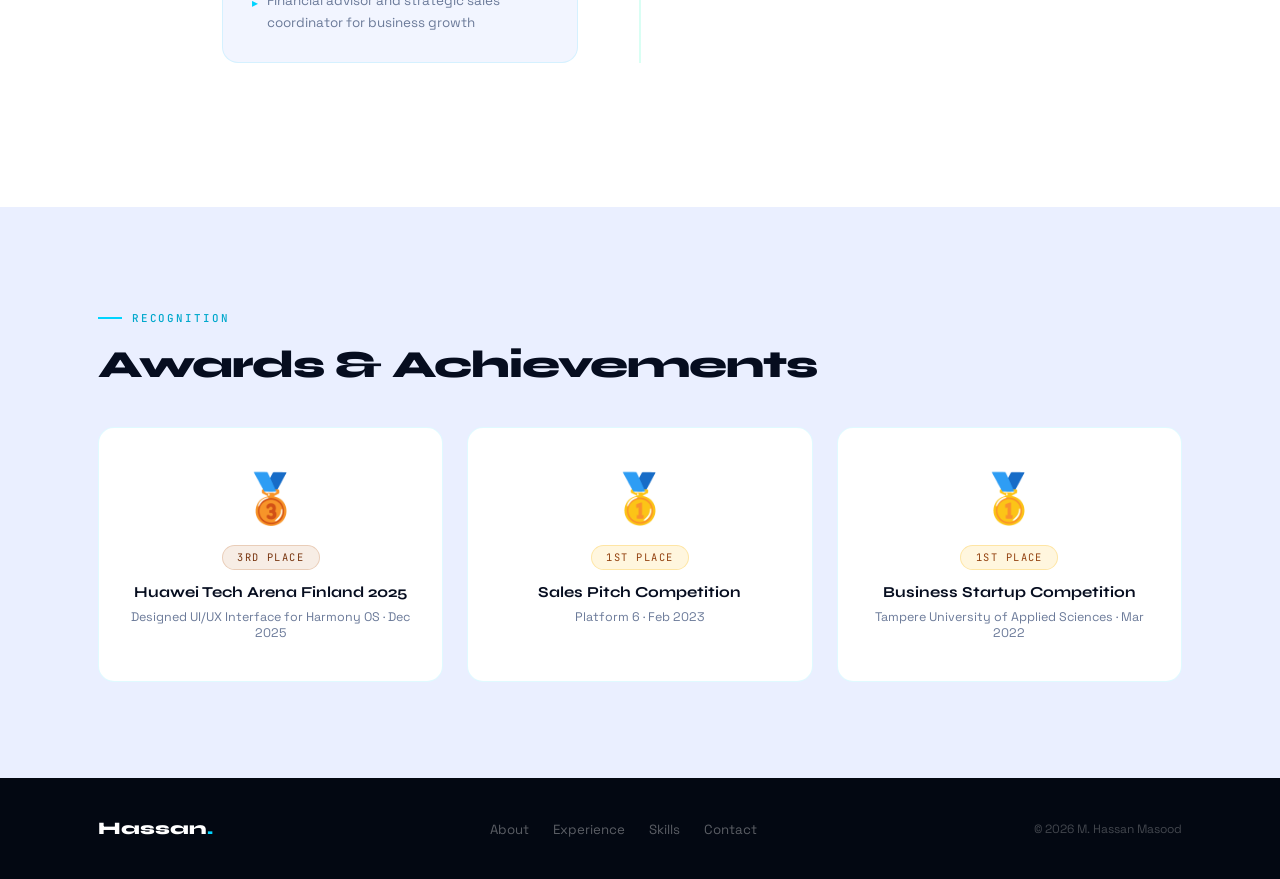
<file: experience.html>
<!DOCTYPE html>
<html lang="en">
<head>
  <meta charset="UTF-8"/><meta name="viewport" content="width=device-width,initial-scale=1"/>
  <title>Experience — Hassan Masood</title>
  <link rel="preconnect" href="https://fonts.googleapis.com"/><link rel="preconnect" href="https://fonts.gstatic.com" crossorigin/><link href="https://fonts.googleapis.com/css2?family=Space+Grotesk:wght@300;400;500;600;700&family=Syne:wght@400;500;600;700;800&family=JetBrains+Mono:wght@300;400;500&display=swap" rel="stylesheet"/>
  <style>
    
    *,*::before,*::after{box-sizing:border-box;margin:0;padding:0}
    :root{--ink:#060D1F;--ink2:#1A2540;--muted:#6B7A99;--bg:#F2F5FF;--bg2:#EAEFFF;--white:#FFFFFF;--cyan:#00D4FF;--cyan2:#00A8CC;--green:#00FFB3;--violet:#7C5CEF;--border:rgba(0,212,255,0.18);--glow:0 0 40px rgba(0,212,255,0.3)}
    html{scroll-behavior:smooth}
    body{font-family:'Space Grotesk',sans-serif;background:var(--bg);color:var(--ink);overflow-x:hidden}
    body::after{content:'';position:fixed;inset:0;background-image:linear-gradient(rgba(0,212,255,0.04) 1px,transparent 1px),linear-gradient(90deg,rgba(0,212,255,0.04) 1px,transparent 1px);background-size:60px 60px;pointer-events:none;z-index:0}
    h1,h2,h3,h4{font-family:'Syne',sans-serif;font-weight:800;letter-spacing:-0.03em;line-height:1.1}
    nav{position:fixed;top:0;left:0;right:0;z-index:1000;height:68px;display:flex;align-items:center;padding:0 clamp(1.5rem,5vw,4rem);background:rgba(242,245,255,0.85);backdrop-filter:blur(20px);border-bottom:1px solid var(--border);transition:box-shadow 0.3s}
    nav.scrolled{box-shadow:0 4px 30px rgba(6,13,31,0.08)}
    .nav-logo{font-family:'Syne',sans-serif;font-weight:800;font-size:1.25rem;color:var(--ink);letter-spacing:-0.02em;text-decoration:none}
    .nav-logo em{color:var(--cyan2);font-style:normal}
    .nav-links{display:flex;gap:0.2rem;margin-left:auto;list-style:none}
    .nav-links a{font-size:0.875rem;font-weight:500;color:var(--muted);padding:0.45rem 1rem;border-radius:100px;text-decoration:none;transition:all 0.2s}
    .nav-links a:hover,.nav-links a.active{color:var(--ink);background:rgba(0,212,255,0.1)}
    .nav-cta{background:var(--ink)!important;color:var(--cyan)!important;margin-left:1rem;font-weight:600!important}
    .hamburger{display:none;flex-direction:column;gap:5px;cursor:pointer;margin-left:auto;padding:4px}
    .hamburger span{display:block;width:22px;height:2px;background:var(--ink);border-radius:2px}
    .eyebrow{display:inline-flex;align-items:center;gap:0.6rem;font-family:'JetBrains Mono',monospace;font-size:0.68rem;letter-spacing:0.18em;color:var(--cyan2);text-transform:uppercase;font-weight:500;margin-bottom:1.2rem}
    .eyebrow::before{content:'';display:block;width:24px;height:2px;background:var(--cyan)}
    .btn{display:inline-flex;align-items:center;gap:0.5rem;padding:0.8rem 1.8rem;border-radius:100px;font-family:'Space Grotesk',sans-serif;font-weight:600;font-size:0.88rem;cursor:pointer;border:none;text-decoration:none;transition:all 0.25s}
    .btn-dark{background:var(--ink);color:var(--cyan)}
    .btn-dark:hover{background:var(--ink2);color:var(--cyan);box-shadow:var(--glow);transform:translateY(-2px)}
    .btn-ghost{background:transparent;color:var(--ink);border:1.5px solid rgba(0,212,255,0.4)}
    .btn-ghost:hover{background:rgba(0,212,255,0.08);border-color:var(--cyan);transform:translateY(-2px)}
    .r{opacity:0;transform:translateY(30px);transition:opacity 0.7s ease,transform 0.7s ease}
    .r.on{opacity:1;transform:none}
    .r1{transition-delay:0.1s}.r2{transition-delay:0.2s}.r3{transition-delay:0.3s}.r4{transition-delay:0.4s}
    footer{background:#030812;padding:2.5rem 0}
    .foot-inner{max-width:1180px;margin:0 auto;padding:0 clamp(1.5rem,5vw,3rem);display:flex;align-items:center;justify-content:space-between;flex-wrap:wrap;gap:1rem}
    .foot-logo{font-family:'Syne',sans-serif;font-weight:800;font-size:1.1rem;color:var(--white);text-decoration:none}
    .foot-logo em{color:var(--cyan);font-style:normal}
    .foot-links{list-style:none;display:flex;gap:1.5rem}
    .foot-links a{color:rgba(255,255,255,0.35);font-size:0.83rem;text-decoration:none;transition:color 0.2s}
    .foot-links a:hover{color:var(--cyan)}
    .foot-copy{font-size:0.75rem;color:rgba(255,255,255,0.25)}
    @media(max-width:900px){
      .nav-links{display:none;position:fixed;top:68px;left:0;right:0;background:rgba(242,245,255,0.98);backdrop-filter:blur(20px);flex-direction:column;padding:1.5rem;gap:0.25rem;border-bottom:1px solid var(--border)}
      .nav-links.open{display:flex}
      .nav-cta{margin-left:0}
      .hamburger{display:flex}
    }

    .page-hero{padding:calc(68px + 5rem) 0 4rem;background:linear-gradient(160deg,var(--bg) 60%,rgba(0,212,255,0.05))}
    .pw{max-width:1180px;margin:0 auto;padding:0 clamp(1.5rem,5vw,3rem)}
    .ph{font-size:clamp(2.5rem,5vw,4rem);color:var(--ink);margin-bottom:1rem}
    .ph-sub{font-size:1rem;color:var(--muted);max-width:55ch;line-height:1.7}

    /* TIMELINE */
    .tl-sec{background:var(--white);padding:6rem 0}
    .timeline{position:relative;max-width:900px;margin:0 auto}
    .timeline::before{content:'';position:absolute;left:50%;top:0;bottom:0;width:1px;background:linear-gradient(to bottom,var(--cyan),var(--violet),var(--green));opacity:0.3;transform:translateX(-50%)}
    .tl-item{display:grid;grid-template-columns:1fr 60px 1fr;margin-bottom:3rem;align-items:start}
    .tl-left,.tl-right{padding:0 2rem}
    .tl-center{display:flex;justify-content:center;padding-top:1.2rem}
    .tl-dot{width:14px;height:14px;border-radius:50%;background:var(--white);border:2.5px solid var(--cyan);box-shadow:0 0 14px rgba(0,212,255,0.5)}
    .tl-card{background:var(--bg);border:1px solid rgba(0,212,255,0.12);border-radius:16px;padding:1.8rem;transition:all 0.3s}
    .tl-card:hover{border-color:rgba(0,212,255,0.3);box-shadow:0 16px 50px rgba(0,212,255,0.12);transform:translateY(-3px)}
    .tl-odd .tl-right{display:none}
    .tl-even .tl-left{display:none}
    .tc-per{font-family:'JetBrains Mono',monospace;font-size:0.62rem;letter-spacing:0.14em;color:var(--cyan2);margin-bottom:0.5rem}
    .tc-role{font-family:'Syne',sans-serif;font-weight:800;font-size:1rem;color:var(--ink);margin-bottom:0.25rem}
    .tc-company{font-size:0.83rem;color:var(--muted);margin-bottom:1rem}
    .tc-pts{list-style:none;display:flex;flex-direction:column;gap:0.5rem}
    .tc-pts li{font-size:0.84rem;color:var(--muted);line-height:1.6;display:flex;gap:0.6rem;align-items:flex-start}
    .tc-pts li::before{content:'▸';color:var(--cyan);font-size:0.72rem;margin-top:0.25rem;flex-shrink:0}

    /* ACHIEVEMENTS */
    .ach-sec{background:var(--bg2);padding:6rem 0}
    .ach-grid{display:grid;grid-template-columns:repeat(3,1fr);gap:1.5rem}
    .ach-card{background:var(--white);border:1px solid rgba(0,212,255,0.12);border-radius:16px;padding:2.5rem 2rem;text-align:center;transition:all 0.3s;position:relative;overflow:hidden}
    .ach-card::after{content:'';position:absolute;bottom:0;left:0;right:0;height:3px;background:linear-gradient(90deg,var(--cyan),var(--green));opacity:0;transition:opacity 0.3s}
    .ach-card:hover{transform:translateY(-6px);box-shadow:0 20px 50px rgba(0,212,255,0.15);border-color:rgba(0,212,255,0.3)}
    .ach-card:hover::after{opacity:1}
    .ach-emoji{font-size:3rem;display:block;margin-bottom:1rem}
    .ach-place{display:inline-block;font-family:'JetBrains Mono',monospace;font-size:0.65rem;letter-spacing:0.14em;padding:0.3rem 0.9rem;border-radius:100px;margin-bottom:0.8rem}
    .gold{background:rgba(251,191,36,0.15);color:#92400E;border:1px solid rgba(251,191,36,0.3)}
    .bronze{background:rgba(180,83,9,0.1);color:#78350F;border:1px solid rgba(180,83,9,0.2)}
    .ach-title{font-family:'Syne',sans-serif;font-weight:700;font-size:0.95rem;color:var(--ink);margin-bottom:0.4rem;line-height:1.3}
    .ach-org{font-size:0.78rem;color:var(--muted)}

    @media(max-width:768px){
      .timeline::before{left:24px}
      .tl-item{grid-template-columns:48px 1fr}
      .tl-center{grid-column:1;padding-top:1.2rem;justify-content:center}
      .tl-left,.tl-right{padding-left:1.5rem;padding-right:0}
      .tl-odd .tl-left,.tl-even .tl-left{display:none}
      .tl-odd .tl-right,.tl-even .tl-right{display:block}
      .tl-odd .tl-right,.tl-even .tl-right{grid-column:2}
      .tl-item{display:flex;flex-direction:row;gap:1rem}
      .ach-grid{grid-template-columns:1fr}
    }
  </style>
</head>
<body>
<nav id="nav">
  <a href="index.html" class="nav-logo">Hassan<em>.</em></a>
  <ul class="nav-links" id="navLinks">
    <li><a href="index.html">Home</a></li>
    <li><a href="about.html">About</a></li>
    <li><a href="experience.html">Experience</a></li>
    <li><a href="skills.html">Skills</a></li>
    <li><a href="contact.html" class="nav-cta">Contact</a></li>
  </ul>
  <div class="hamburger" id="hbg"><span></span><span></span><span></span></div>
</nav>

<div class="page-hero">
  <div class="pw">
    <div class="eyebrow r">Career</div>
    <h1 class="ph r r1">Work Experience</h1>
    <p class="ph-sub r r2">Five years of cross-functional experience spanning ESG compliance, sales leadership, strategic consulting, and sustainable supply chain management.</p>
  </div>
</div>

<div class="tl-sec">
  <div class="pw">
    <div class="timeline">

      <div class="tl-item tl-odd r">
        <div class="tl-left"><div class="tl-card">
          <div class="tc-per">MAR 2025 — DEC 2025</div>
          <div class="tc-role">Sales Development Rep &amp; Project Lead</div>
          <div class="tc-company">FinSell Oy (World Vision) · Helsinki, FI</div>
          <ul class="tc-pts">
            <li>Recruited, trained &amp; managed outdoor sales team in a fast-paced environment</li>
            <li>Led fundraising campaigns and donor acquisition with targeted growth results</li>
            <li>Managed CRM workflows and reporting via MS Office, Excel &amp; Google tools</li>
          </ul>
        </div></div>
        <div class="tl-center"><div class="tl-dot"></div></div>
        <div class="tl-right"></div>
      </div>

      <div class="tl-item tl-even r r1">
        <div class="tl-left"></div>
        <div class="tl-center"><div class="tl-dot"></div></div>
        <div class="tl-right"><div class="tl-card">
          <div class="tc-per">JUN 2024 — OCT 2024</div>
          <div class="tc-role">ESG &amp; CSRD Compliance Specialist</div>
          <div class="tc-company">Tammer Brands Oy · Tampere / Vantaa, FI</div>
          <ul class="tc-pts">
            <li>Implemented EU Carbon Border Adjustment Mechanism (CBAM) compliance</li>
            <li>Coordinated supplier data with Tulli, reported directly to EU portal</li>
            <li>Led internal CBAM training sessions; managed PQB risk assessments</li>
          </ul>
        </div></div>
      </div>

      <div class="tl-item tl-odd r r2">
        <div class="tl-left"><div class="tl-card">
          <div class="tc-per">MAY 2023 — DEC 2024</div>
          <div class="tc-role">Strategy Consultant</div>
          <div class="tc-company">Tampere Business Case Club · Tampere, FI</div>
          <ul class="tc-pts">
            <li>Advised Lufthansa, TeamViewer, Sidoste on complex business strategy</li>
            <li>Conducted market research, competitor benchmarking &amp; financial analysis</li>
            <li>Represented Tampere University at International &amp; European competitions</li>
          </ul>
        </div></div>
        <div class="tl-center"><div class="tl-dot"></div></div>
        <div class="tl-right"></div>
      </div>

      <div class="tl-item tl-even r r1">
        <div class="tl-left"></div>
        <div class="tl-center"><div class="tl-dot"></div></div>
        <div class="tl-right"><div class="tl-card">
          <div class="tc-per">JUN 2020 — MAR 2021</div>
          <div class="tc-role">Assistant Manager</div>
          <div class="tc-company">Environmental Consultancies &amp; Options · Lahore, PK</div>
          <ul class="tc-pts">
            <li>Streamlined supply chain connecting 2,400 collection centres in Punjab</li>
            <li>Hired, trained &amp; managed full waste collection and disposal team</li>
            <li>Managed regulatory documents &amp; hazardous chemical licences</li>
          </ul>
        </div></div>
      </div>

      <div class="tl-item tl-odd r r2">
        <div class="tl-left"><div class="tl-card">
          <div class="tc-per">DEC 2017 — JAN 2020</div>
          <div class="tc-role">Business Development Manager</div>
          <div class="tc-company">Vapemall PK · Lahore, PK</div>
          <ul class="tc-pts">
            <li>Scaled from online-only to multiple brick-and-mortar locations</li>
            <li>Managed full supply chain: invoicing, clearance, inventory &amp; logistics</li>
            <li>Financial advisor and strategic sales coordinator for business growth</li>
          </ul>
        </div></div>
        <div class="tl-center"><div class="tl-dot"></div></div>
        <div class="tl-right"></div>
      </div>

    </div>
  </div>
</div>

<div class="ach-sec">
  <div class="pw">
    <div class="eyebrow r">Recognition</div>
    <h2 style="font-size:clamp(1.8rem,3vw,2.4rem);margin-bottom:2.5rem" class="r r1">Awards &amp; Achievements</h2>
    <div class="ach-grid">
      <div class="ach-card r"><span class="ach-emoji">🥉</span><span class="ach-place bronze">3RD PLACE</span><div class="ach-title">Huawei Tech Arena Finland 2025</div><div class="ach-org">Designed UI/UX Interface for Harmony OS · Dec 2025</div></div>
      <div class="ach-card r r1"><span class="ach-emoji">🥇</span><span class="ach-place gold">1ST PLACE</span><div class="ach-title">Sales Pitch Competition</div><div class="ach-org">Platform 6 · Feb 2023</div></div>
      <div class="ach-card r r2"><span class="ach-emoji">🥇</span><span class="ach-place gold">1ST PLACE</span><div class="ach-title">Business Startup Competition</div><div class="ach-org">Tampere University of Applied Sciences · Mar 2022</div></div>
    </div>
  </div>
</div>

<footer>
  <div class="foot-inner">
    <a href="index.html" class="foot-logo">Hassan<em>.</em></a>
    <ul class="foot-links"><li><a href="about.html">About</a></li><li><a href="experience.html">Experience</a></li><li><a href="skills.html">Skills</a></li><li><a href="contact.html">Contact</a></li></ul>
    <div class="foot-copy">© 2026 M. Hassan Masood</div>
  </div>
</footer>
<script>
const nav=document.getElementById('nav');const hbg=document.getElementById('hbg');const nl=document.getElementById('navLinks');
window.addEventListener('scroll',()=>nav.classList.toggle('scrolled',scrollY>20),{passive:true});
if(hbg)hbg.addEventListener('click',()=>nl.classList.toggle('open'));
const rs=document.querySelectorAll('.r');
const ro=new IntersectionObserver(es=>es.forEach(e=>{if(e.isIntersecting){e.target.classList.add('on');ro.unobserve(e.target)}}),{threshold:0.1,rootMargin:'0px 0px -40px 0px'});
rs.forEach(el=>ro.observe(el));
</script>
</body>
</html>
</file>
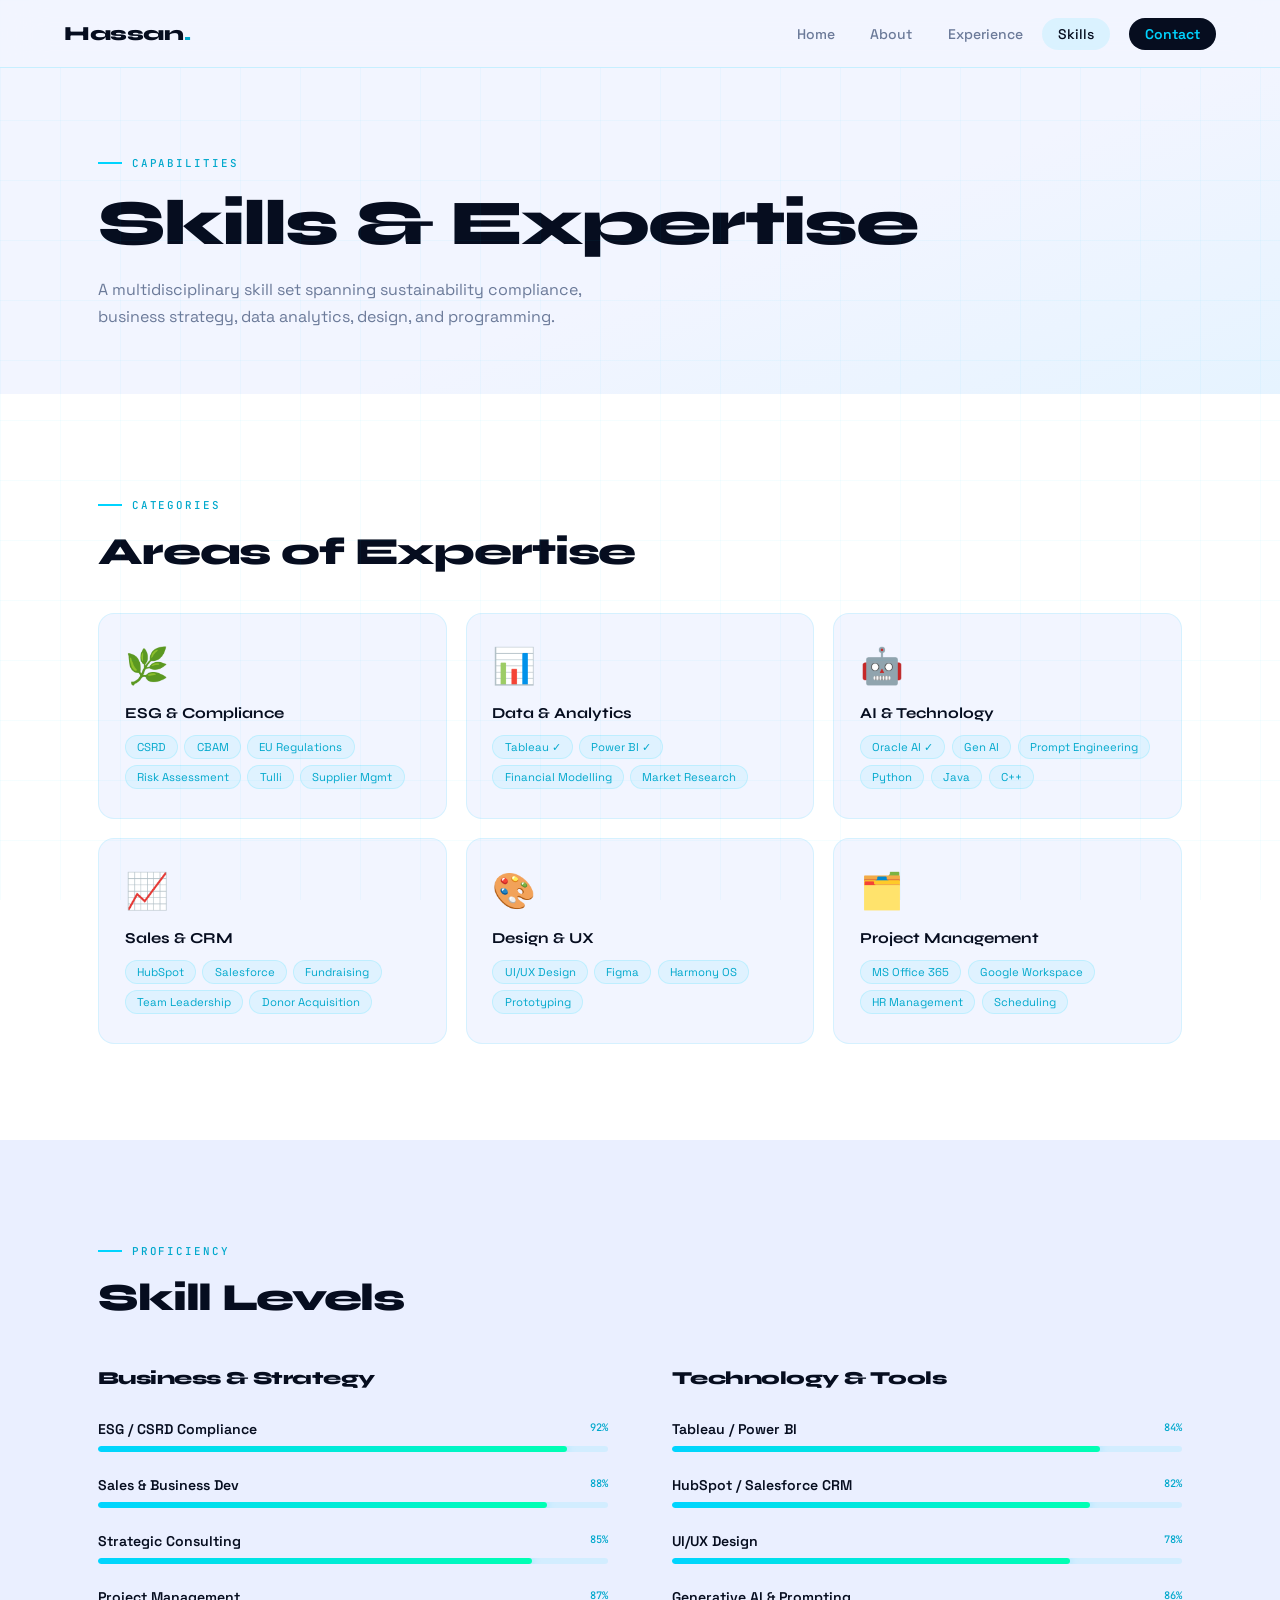
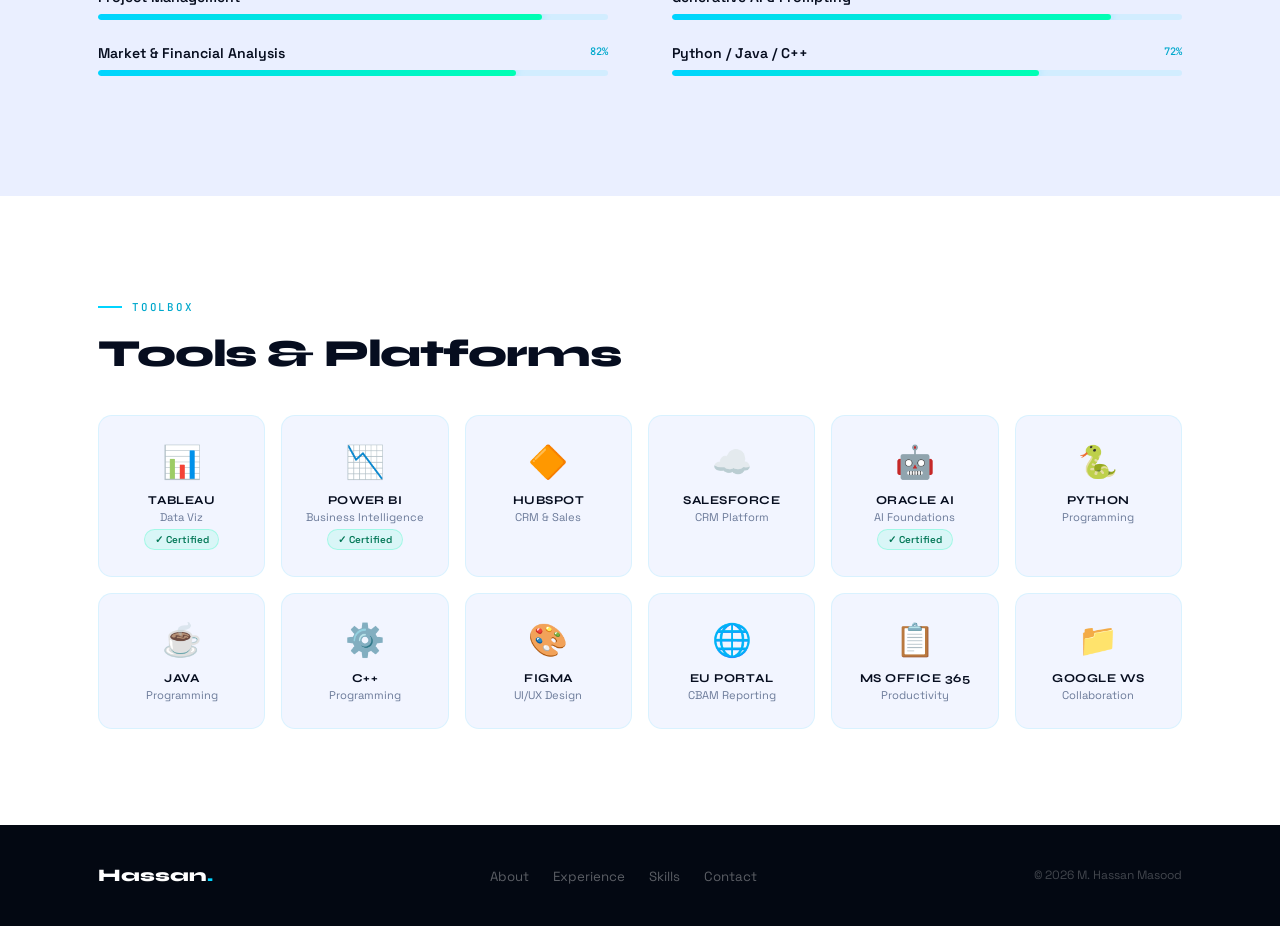
<file: skills.html>
<!DOCTYPE html>
<html lang="en">
<head>
  <meta charset="UTF-8"/><meta name="viewport" content="width=device-width,initial-scale=1"/>
  <title>Skills — Hassan Masood</title>
  <link rel="preconnect" href="https://fonts.googleapis.com"/><link rel="preconnect" href="https://fonts.gstatic.com" crossorigin/><link href="https://fonts.googleapis.com/css2?family=Space+Grotesk:wght@300;400;500;600;700&family=Syne:wght@400;500;600;700;800&family=JetBrains+Mono:wght@300;400;500&display=swap" rel="stylesheet"/>
  <style>
    
    *,*::before,*::after{box-sizing:border-box;margin:0;padding:0}
    :root{--ink:#060D1F;--ink2:#1A2540;--muted:#6B7A99;--bg:#F2F5FF;--bg2:#EAEFFF;--white:#FFFFFF;--cyan:#00D4FF;--cyan2:#00A8CC;--green:#00FFB3;--violet:#7C5CEF;--border:rgba(0,212,255,0.18);--glow:0 0 40px rgba(0,212,255,0.3)}
    html{scroll-behavior:smooth}
    body{font-family:'Space Grotesk',sans-serif;background:var(--bg);color:var(--ink);overflow-x:hidden}
    body::after{content:'';position:fixed;inset:0;background-image:linear-gradient(rgba(0,212,255,0.04) 1px,transparent 1px),linear-gradient(90deg,rgba(0,212,255,0.04) 1px,transparent 1px);background-size:60px 60px;pointer-events:none;z-index:0}
    h1,h2,h3,h4{font-family:'Syne',sans-serif;font-weight:800;letter-spacing:-0.03em;line-height:1.1}
    nav{position:fixed;top:0;left:0;right:0;z-index:1000;height:68px;display:flex;align-items:center;padding:0 clamp(1.5rem,5vw,4rem);background:rgba(242,245,255,0.85);backdrop-filter:blur(20px);border-bottom:1px solid var(--border);transition:box-shadow 0.3s}
    nav.scrolled{box-shadow:0 4px 30px rgba(6,13,31,0.08)}
    .nav-logo{font-family:'Syne',sans-serif;font-weight:800;font-size:1.25rem;color:var(--ink);letter-spacing:-0.02em;text-decoration:none}
    .nav-logo em{color:var(--cyan2);font-style:normal}
    .nav-links{display:flex;gap:0.2rem;margin-left:auto;list-style:none}
    .nav-links a{font-size:0.875rem;font-weight:500;color:var(--muted);padding:0.45rem 1rem;border-radius:100px;text-decoration:none;transition:all 0.2s}
    .nav-links a:hover,.nav-links a.active{color:var(--ink);background:rgba(0,212,255,0.1)}
    .nav-cta{background:var(--ink)!important;color:var(--cyan)!important;margin-left:1rem;font-weight:600!important}
    .hamburger{display:none;flex-direction:column;gap:5px;cursor:pointer;margin-left:auto;padding:4px}
    .hamburger span{display:block;width:22px;height:2px;background:var(--ink);border-radius:2px}
    .eyebrow{display:inline-flex;align-items:center;gap:0.6rem;font-family:'JetBrains Mono',monospace;font-size:0.68rem;letter-spacing:0.18em;color:var(--cyan2);text-transform:uppercase;font-weight:500;margin-bottom:1.2rem}
    .eyebrow::before{content:'';display:block;width:24px;height:2px;background:var(--cyan)}
    .btn{display:inline-flex;align-items:center;gap:0.5rem;padding:0.8rem 1.8rem;border-radius:100px;font-family:'Space Grotesk',sans-serif;font-weight:600;font-size:0.88rem;cursor:pointer;border:none;text-decoration:none;transition:all 0.25s}
    .btn-dark{background:var(--ink);color:var(--cyan)}
    .btn-dark:hover{background:var(--ink2);color:var(--cyan);box-shadow:var(--glow);transform:translateY(-2px)}
    .btn-ghost{background:transparent;color:var(--ink);border:1.5px solid rgba(0,212,255,0.4)}
    .btn-ghost:hover{background:rgba(0,212,255,0.08);border-color:var(--cyan);transform:translateY(-2px)}
    .r{opacity:0;transform:translateY(30px);transition:opacity 0.7s ease,transform 0.7s ease}
    .r.on{opacity:1;transform:none}
    .r1{transition-delay:0.1s}.r2{transition-delay:0.2s}.r3{transition-delay:0.3s}.r4{transition-delay:0.4s}
    footer{background:#030812;padding:2.5rem 0}
    .foot-inner{max-width:1180px;margin:0 auto;padding:0 clamp(1.5rem,5vw,3rem);display:flex;align-items:center;justify-content:space-between;flex-wrap:wrap;gap:1rem}
    .foot-logo{font-family:'Syne',sans-serif;font-weight:800;font-size:1.1rem;color:var(--white);text-decoration:none}
    .foot-logo em{color:var(--cyan);font-style:normal}
    .foot-links{list-style:none;display:flex;gap:1.5rem}
    .foot-links a{color:rgba(255,255,255,0.35);font-size:0.83rem;text-decoration:none;transition:color 0.2s}
    .foot-links a:hover{color:var(--cyan)}
    .foot-copy{font-size:0.75rem;color:rgba(255,255,255,0.25)}
    @media(max-width:900px){
      .nav-links{display:none;position:fixed;top:68px;left:0;right:0;background:rgba(242,245,255,0.98);backdrop-filter:blur(20px);flex-direction:column;padding:1.5rem;gap:0.25rem;border-bottom:1px solid var(--border)}
      .nav-links.open{display:flex}
      .nav-cta{margin-left:0}
      .hamburger{display:flex}
    }

    .pw{max-width:1180px;margin:0 auto;padding:0 clamp(1.5rem,5vw,3rem)}
    .page-hero{padding:calc(68px + 5rem) 0 4rem;background:linear-gradient(160deg,var(--bg) 60%,rgba(0,212,255,0.05))}

    /* SKILL CATEGORIES */
    .cats-sec{background:var(--white);padding:6rem 0}
    .cats-grid{display:grid;grid-template-columns:repeat(3,1fr);gap:1.2rem}
    .cat-card{background:var(--bg);border:1px solid rgba(0,212,255,0.12);border-radius:16px;padding:1.8rem 1.6rem;transition:all 0.3s;position:relative;overflow:hidden;cursor:default}
    .cat-card::before{content:'';position:absolute;top:0;left:0;right:0;height:2px;background:linear-gradient(90deg,var(--cyan),var(--green));opacity:0;transition:opacity 0.3s}
    .cat-card:hover{border-color:rgba(0,212,255,0.3);box-shadow:0 20px 50px rgba(0,212,255,0.12);transform:translateY(-5px)}
    .cat-card:hover::before{opacity:1}
    .cc-icon{font-size:2.2rem;display:block;margin-bottom:1rem}
    .cc-name{font-family:'Syne',sans-serif;font-weight:700;font-size:0.95rem;color:var(--ink);margin-bottom:0.8rem}
    .cc-tags{display:flex;flex-wrap:wrap;gap:0.4rem}
    .cc-tag{font-size:0.71rem;padding:0.25rem 0.7rem;border-radius:100px;background:rgba(0,212,255,0.08);color:var(--cyan2);border:1px solid rgba(0,212,255,0.15)}

    /* BARS */
    .bars-sec{background:var(--bg2);padding:6rem 0}
    .bars-grid{display:grid;grid-template-columns:1fr 1fr;gap:4rem}
    .bars-group h3{font-size:1.15rem;color:var(--ink);margin-bottom:2rem}
    .bar-item{margin-bottom:1.5rem}
    .bar-hd{display:flex;justify-content:space-between;margin-bottom:0.5rem}
    .bar-label{font-size:0.88rem;font-weight:600;color:var(--ink)}
    .bar-pct{font-family:'JetBrains Mono',monospace;font-size:0.65rem;color:var(--cyan2);font-weight:500}
    .bar-track{height:6px;background:rgba(0,212,255,0.1);border-radius:3px;overflow:hidden}
    .bar-fill{height:100%;width:0;background:linear-gradient(90deg,var(--cyan),var(--green));border-radius:3px;box-shadow:0 0 8px rgba(0,212,255,0.35);transition:width 1.4s cubic-bezier(0.4,0,0.2,1)}

    /* TOOLS */
    .tools-sec{background:var(--white);padding:6rem 0}
    .tools-grid{display:grid;grid-template-columns:repeat(auto-fill,minmax(150px,1fr));gap:1rem}
    .tool-card{background:var(--bg);border:1px solid rgba(0,212,255,0.1);border-radius:14px;padding:1.6rem 1rem;text-align:center;transition:all 0.3s}
    .tool-card:hover{border-color:rgba(0,212,255,0.3);box-shadow:0 12px 40px rgba(0,212,255,0.12);transform:translateY(-4px)}
    .tc-icon{font-size:2rem;display:block;margin-bottom:0.7rem}
    .tc-name{font-family:'Syne',sans-serif;font-weight:700;font-size:0.75rem;letter-spacing:0.04em;color:var(--ink);margin-bottom:0.2rem}
    .tc-type{font-size:0.7rem;color:var(--muted)}
    
    .cert-badge{display:inline-flex;align-items:center;gap:0.4rem;padding:0.2rem 0.6rem;border-radius:100px;background:rgba(0,255,179,0.1);border:1px solid rgba(0,255,179,0.25);font-size:0.62rem;color:#047857;font-weight:600;margin-top:0.3rem}

    @media(max-width:900px){.cats-grid{grid-template-columns:1fr 1fr}.bars-grid{grid-template-columns:1fr}}
    @media(max-width:580px){.cats-grid{grid-template-columns:1fr}.tools-grid{grid-template-columns:repeat(2,1fr)}}
  </style>
</head>
<body>
<nav id="nav">
  <a href="index.html" class="nav-logo">Hassan<em>.</em></a>
  <ul class="nav-links" id="navLinks">
    <li><a href="index.html">Home</a></li>
    <li><a href="about.html">About</a></li>
    <li><a href="experience.html">Experience</a></li>
    <li><a href="skills.html" class="active">Skills</a></li>
    <li><a href="contact.html" class="nav-cta">Contact</a></li>
  </ul>
  <div class="hamburger" id="hbg"><span></span><span></span><span></span></div>
</nav>

<div class="page-hero">
  <div class="pw">
    <div class="eyebrow r">Capabilities</div>
    <h1 style="font-size:clamp(2.5rem,5vw,4rem)" class="r r1">Skills &amp; Expertise</h1>
    <p style="color:var(--muted);max-width:55ch;margin-top:1rem;font-size:1rem;line-height:1.7" class="r r2">A multidisciplinary skill set spanning sustainability compliance, business strategy, data analytics, design, and programming.</p>
  </div>
</div>

<div class="cats-sec">
  <div class="pw">
    <div class="eyebrow r">Categories</div>
    <h2 style="font-size:clamp(1.8rem,3vw,2.4rem);margin-bottom:2.5rem" class="r r1">Areas of Expertise</h2>
    <div class="cats-grid">
      <div class="cat-card r"><span class="cc-icon">🌿</span><div class="cc-name">ESG &amp; Compliance</div><div class="cc-tags"><span class="cc-tag">CSRD</span><span class="cc-tag">CBAM</span><span class="cc-tag">EU Regulations</span><span class="cc-tag">Risk Assessment</span><span class="cc-tag">Tulli</span><span class="cc-tag">Supplier Mgmt</span></div></div>
      <div class="cat-card r r1"><span class="cc-icon">📊</span><div class="cc-name">Data &amp; Analytics</div><div class="cc-tags"><span class="cc-tag">Tableau ✓</span><span class="cc-tag">Power BI ✓</span><span class="cc-tag">Financial Modelling</span><span class="cc-tag">Market Research</span></div></div>
      <div class="cat-card r r2"><span class="cc-icon">🤖</span><div class="cc-name">AI &amp; Technology</div><div class="cc-tags"><span class="cc-tag">Oracle AI ✓</span><span class="cc-tag">Gen AI</span><span class="cc-tag">Prompt Engineering</span><span class="cc-tag">Python</span><span class="cc-tag">Java</span><span class="cc-tag">C++</span></div></div>
      <div class="cat-card r r1"><span class="cc-icon">📈</span><div class="cc-name">Sales &amp; CRM</div><div class="cc-tags"><span class="cc-tag">HubSpot</span><span class="cc-tag">Salesforce</span><span class="cc-tag">Fundraising</span><span class="cc-tag">Team Leadership</span><span class="cc-tag">Donor Acquisition</span></div></div>
      <div class="cat-card r r2"><span class="cc-icon">🎨</span><div class="cc-name">Design &amp; UX</div><div class="cc-tags"><span class="cc-tag">UI/UX Design</span><span class="cc-tag">Figma</span><span class="cc-tag">Harmony OS</span><span class="cc-tag">Prototyping</span></div></div>
      <div class="cat-card r r3"><span class="cc-icon">🗂️</span><div class="cc-name">Project Management</div><div class="cc-tags"><span class="cc-tag">MS Office 365</span><span class="cc-tag">Google Workspace</span><span class="cc-tag">HR Management</span><span class="cc-tag">Scheduling</span></div></div>
    </div>
  </div>
</div>

<div class="bars-sec">
  <div class="pw">
    <div class="eyebrow r">Proficiency</div>
    <h2 style="font-size:clamp(1.8rem,3vw,2.4rem);margin-bottom:3rem" class="r r1">Skill Levels</h2>
    <div class="bars-grid">
      <div class="bars-group r">
        <h3>Business &amp; Strategy</h3>
        <div class="bar-item"><div class="bar-hd"><span class="bar-label">ESG / CSRD Compliance</span><span class="bar-pct">92%</span></div><div class="bar-track"><div class="bar-fill" data-w="92"></div></div></div>
        <div class="bar-item"><div class="bar-hd"><span class="bar-label">Sales &amp; Business Dev</span><span class="bar-pct">88%</span></div><div class="bar-track"><div class="bar-fill" data-w="88"></div></div></div>
        <div class="bar-item"><div class="bar-hd"><span class="bar-label">Strategic Consulting</span><span class="bar-pct">85%</span></div><div class="bar-track"><div class="bar-fill" data-w="85"></div></div></div>
        <div class="bar-item"><div class="bar-hd"><span class="bar-label">Project Management</span><span class="bar-pct">87%</span></div><div class="bar-track"><div class="bar-fill" data-w="87"></div></div></div>
        <div class="bar-item"><div class="bar-hd"><span class="bar-label">Market &amp; Financial Analysis</span><span class="bar-pct">82%</span></div><div class="bar-track"><div class="bar-fill" data-w="82"></div></div></div>
      </div>
      <div class="bars-group r r2">
        <h3>Technology &amp; Tools</h3>
        <div class="bar-item"><div class="bar-hd"><span class="bar-label">Tableau / Power BI</span><span class="bar-pct">84%</span></div><div class="bar-track"><div class="bar-fill" data-w="84"></div></div></div>
        <div class="bar-item"><div class="bar-hd"><span class="bar-label">HubSpot / Salesforce CRM</span><span class="bar-pct">82%</span></div><div class="bar-track"><div class="bar-fill" data-w="82"></div></div></div>
        <div class="bar-item"><div class="bar-hd"><span class="bar-label">UI/UX Design</span><span class="bar-pct">78%</span></div><div class="bar-track"><div class="bar-fill" data-w="78"></div></div></div>
        <div class="bar-item"><div class="bar-hd"><span class="bar-label">Generative AI &amp; Prompting</span><span class="bar-pct">86%</span></div><div class="bar-track"><div class="bar-fill" data-w="86"></div></div></div>
        <div class="bar-item"><div class="bar-hd"><span class="bar-label">Python / Java / C++</span><span class="bar-pct">72%</span></div><div class="bar-track"><div class="bar-fill" data-w="72"></div></div></div>
      </div>
    </div>
  </div>
</div>

<div class="tools-sec">
  <div class="pw">
    <div class="eyebrow r">Toolbox</div>
    <h2 style="font-size:clamp(1.8rem,3vw,2.4rem);margin-bottom:2.5rem" class="r r1">Tools &amp; Platforms</h2>
    <div class="tools-grid">
      <div class="tool-card r"><span class="tc-icon">📊</span><div class="tc-name">TABLEAU</div><div class="tc-type">Data Viz</div><div class="cert-badge">✓ Certified</div></div>
      <div class="tool-card r r1"><span class="tc-icon">📉</span><div class="tc-name">POWER BI</div><div class="tc-type">Business Intelligence</div><div class="cert-badge">✓ Certified</div></div>
      <div class="tool-card r r2"><span class="tc-icon">🔶</span><div class="tc-name">HUBSPOT</div><div class="tc-type">CRM &amp; Sales</div></div>
      <div class="tool-card r r3"><span class="tc-icon">☁️</span><div class="tc-name">SALESFORCE</div><div class="tc-type">CRM Platform</div></div>
      <div class="tool-card r"><span class="tc-icon">🤖</span><div class="tc-name">ORACLE AI</div><div class="tc-type">AI Foundations</div><div class="cert-badge">✓ Certified</div></div>
      <div class="tool-card r r1"><span class="tc-icon">🐍</span><div class="tc-name">PYTHON</div><div class="tc-type">Programming</div></div>
      <div class="tool-card r r2"><span class="tc-icon">☕</span><div class="tc-name">JAVA</div><div class="tc-type">Programming</div></div>
      <div class="tool-card r r3"><span class="tc-icon">⚙️</span><div class="tc-name">C++</div><div class="tc-type">Programming</div></div>
      <div class="tool-card r"><span class="tc-icon">🎨</span><div class="tc-name">FIGMA</div><div class="tc-type">UI/UX Design</div></div>
      <div class="tool-card r r1"><span class="tc-icon">🌐</span><div class="tc-name">EU PORTAL</div><div class="tc-type">CBAM Reporting</div></div>
      <div class="tool-card r r2"><span class="tc-icon">📋</span><div class="tc-name">MS OFFICE 365</div><div class="tc-type">Productivity</div></div>
      <div class="tool-card r r3"><span class="tc-icon">📁</span><div class="tc-name">GOOGLE WS</div><div class="tc-type">Collaboration</div></div>
    </div>
  </div>
</div>

<footer>
  <div class="foot-inner">
    <a href="index.html" class="foot-logo">Hassan<em>.</em></a>
    <ul class="foot-links"><li><a href="about.html">About</a></li><li><a href="experience.html">Experience</a></li><li><a href="skills.html">Skills</a></li><li><a href="contact.html">Contact</a></li></ul>
    <div class="foot-copy">© 2026 M. Hassan Masood</div>
  </div>
</footer>
<script>

const nav=document.getElementById('nav');const hbg=document.getElementById('hbg');const nl=document.getElementById('navLinks');
window.addEventListener('scroll',()=>nav.classList.toggle('scrolled',scrollY>20),{passive:true});
if(hbg)hbg.addEventListener('click',()=>nl.classList.toggle('open'));
const rs=document.querySelectorAll('.r');
const ro=new IntersectionObserver(es=>es.forEach(e=>{if(e.isIntersecting){e.target.classList.add('on');ro.unobserve(e.target)}}),{threshold:0.1,rootMargin:'0px 0px -40px 0px'});
rs.forEach(el=>ro.observe(el));

// Animate bars on scroll
const bars=document.querySelectorAll('.bar-fill');
const bo=new IntersectionObserver(es=>es.forEach(e=>{if(e.isIntersecting){e.target.style.width=e.target.dataset.w+'%';bo.unobserve(e.target)}}),{threshold:0.3});
bars.forEach(b=>bo.observe(b));
</script>
</body>
</html>
</file>
